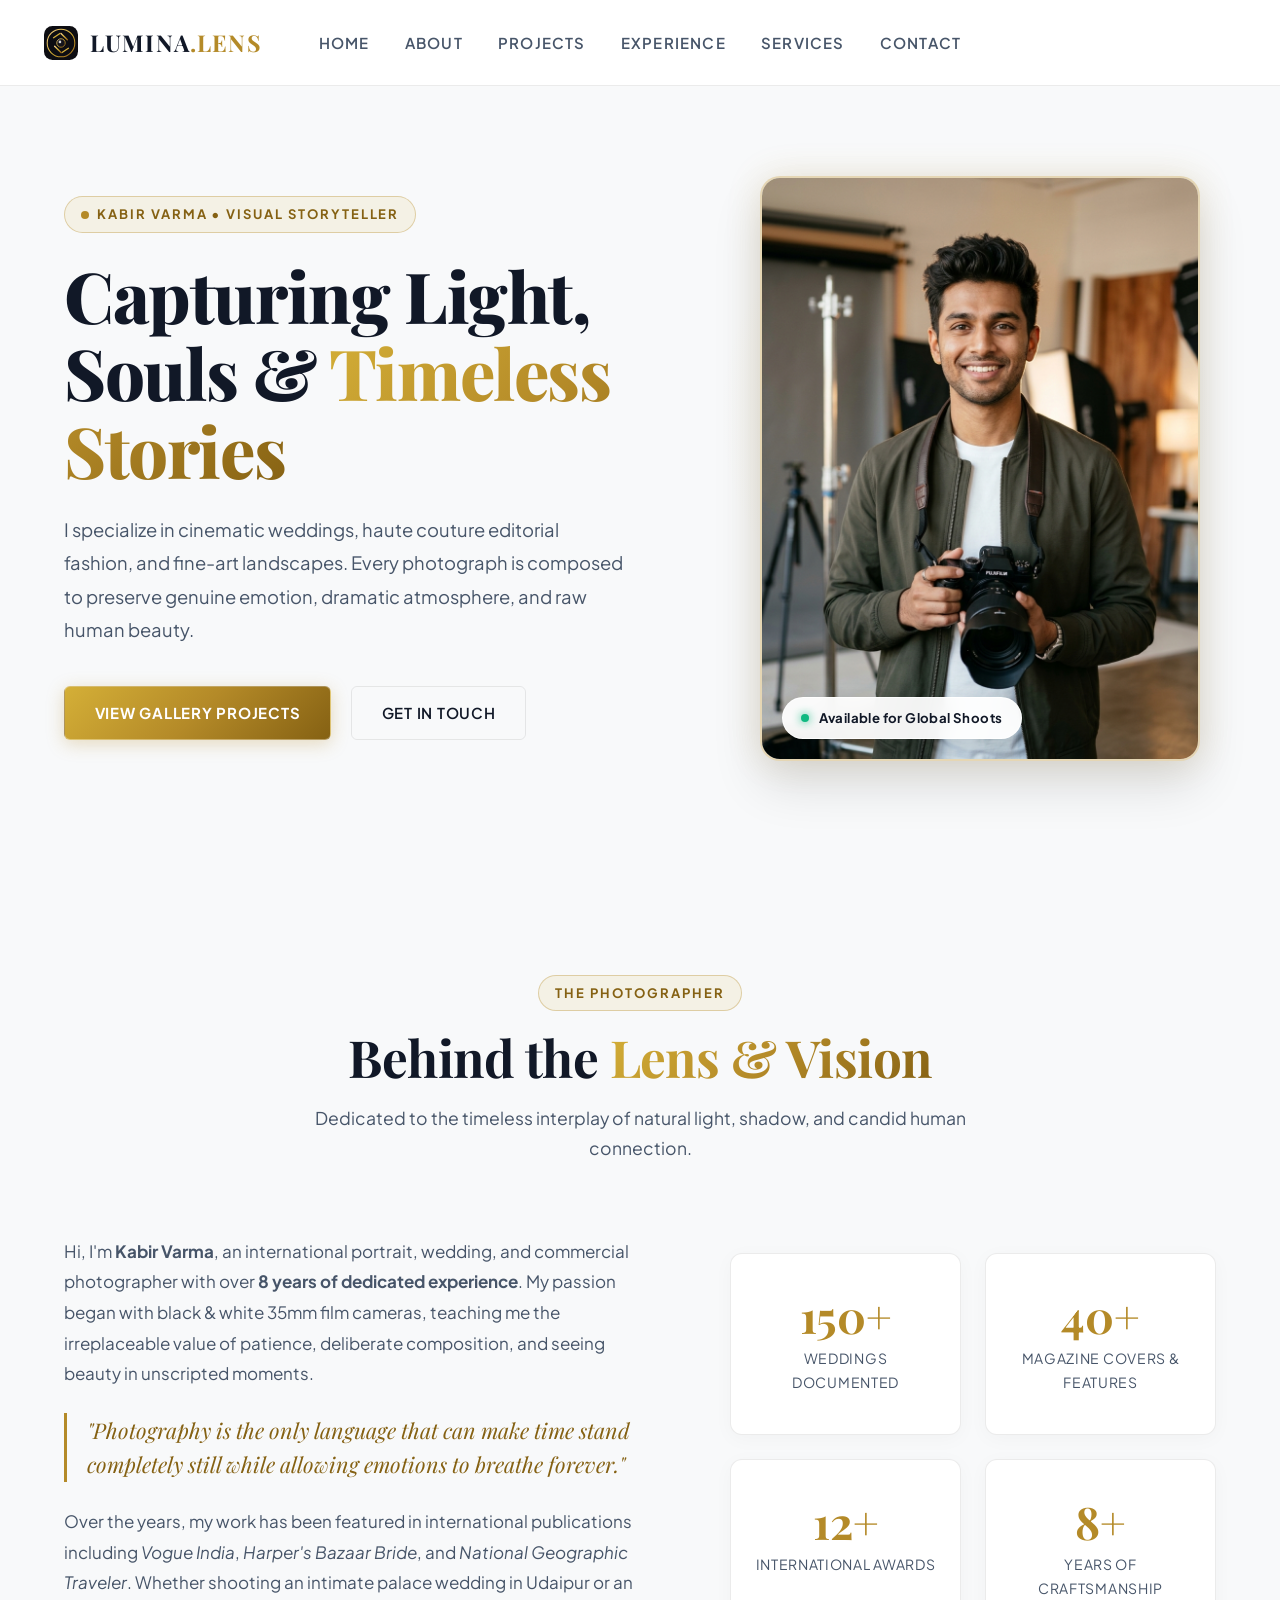
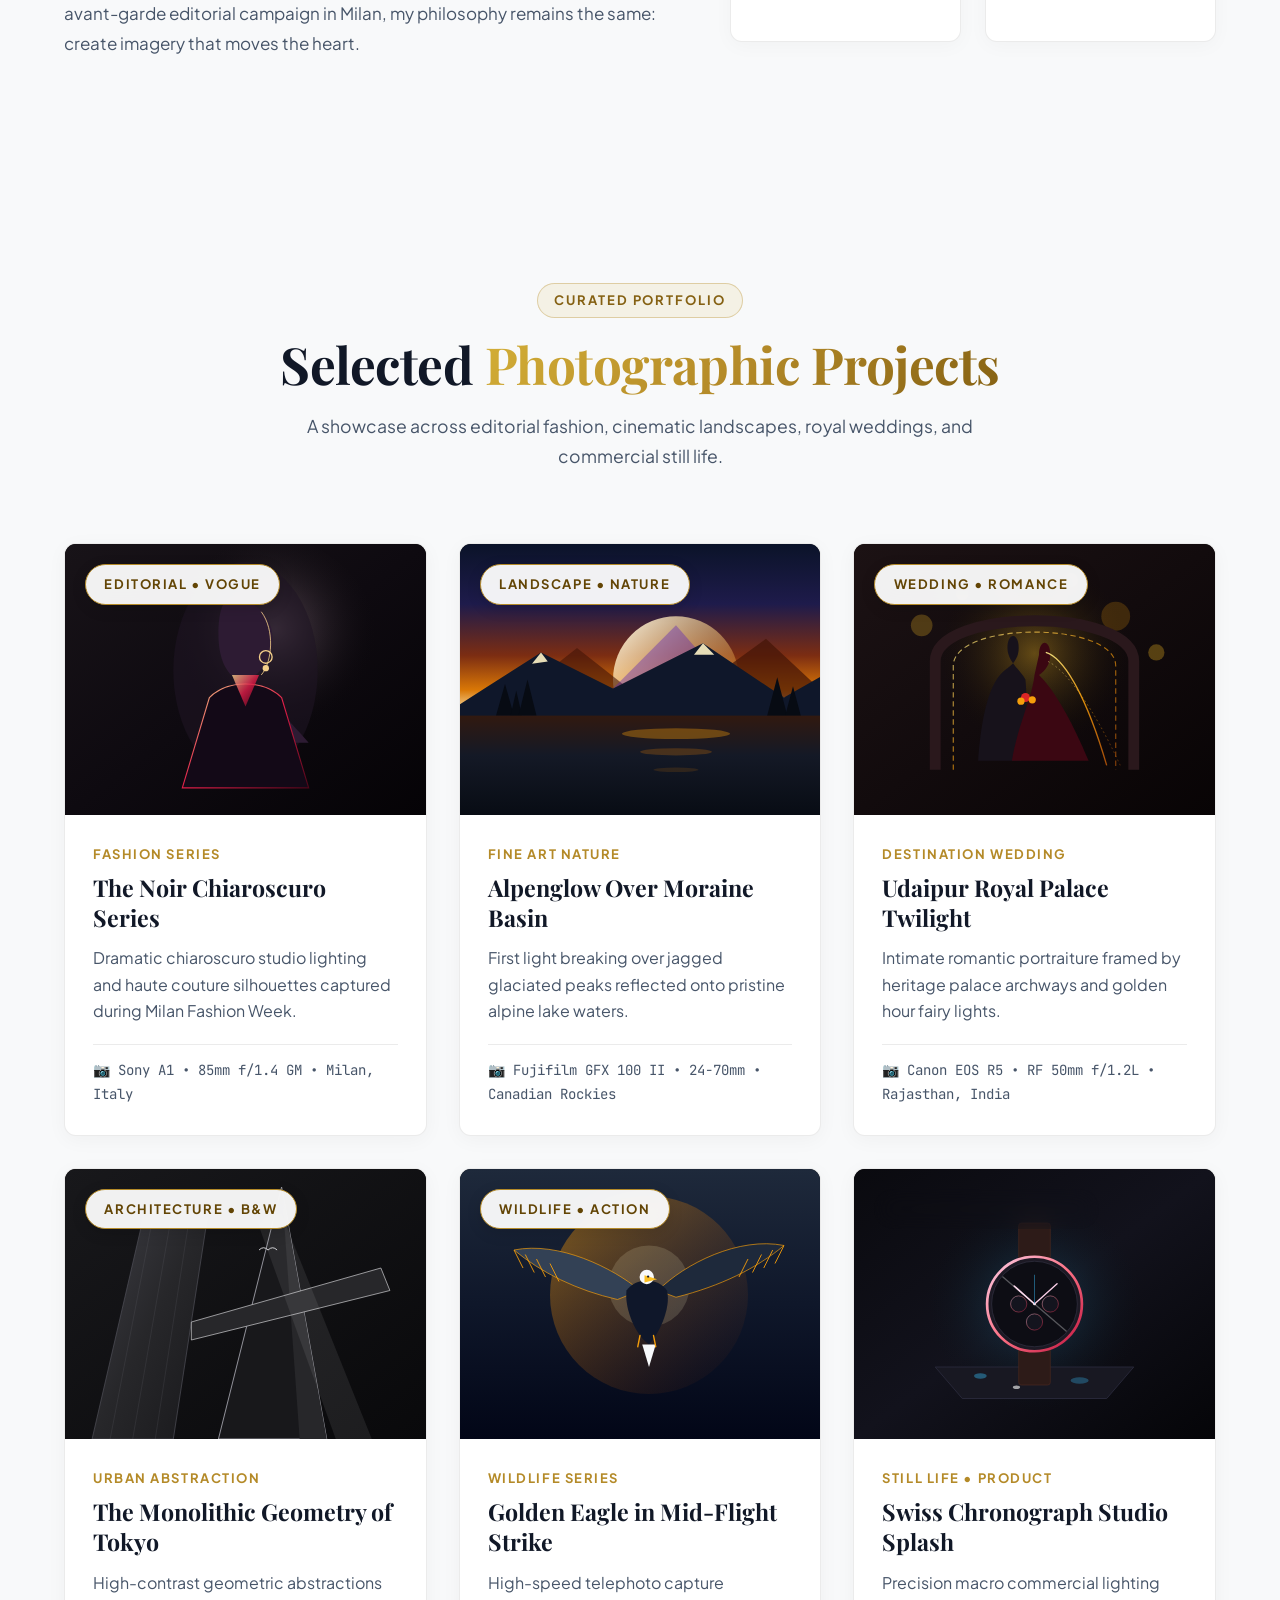
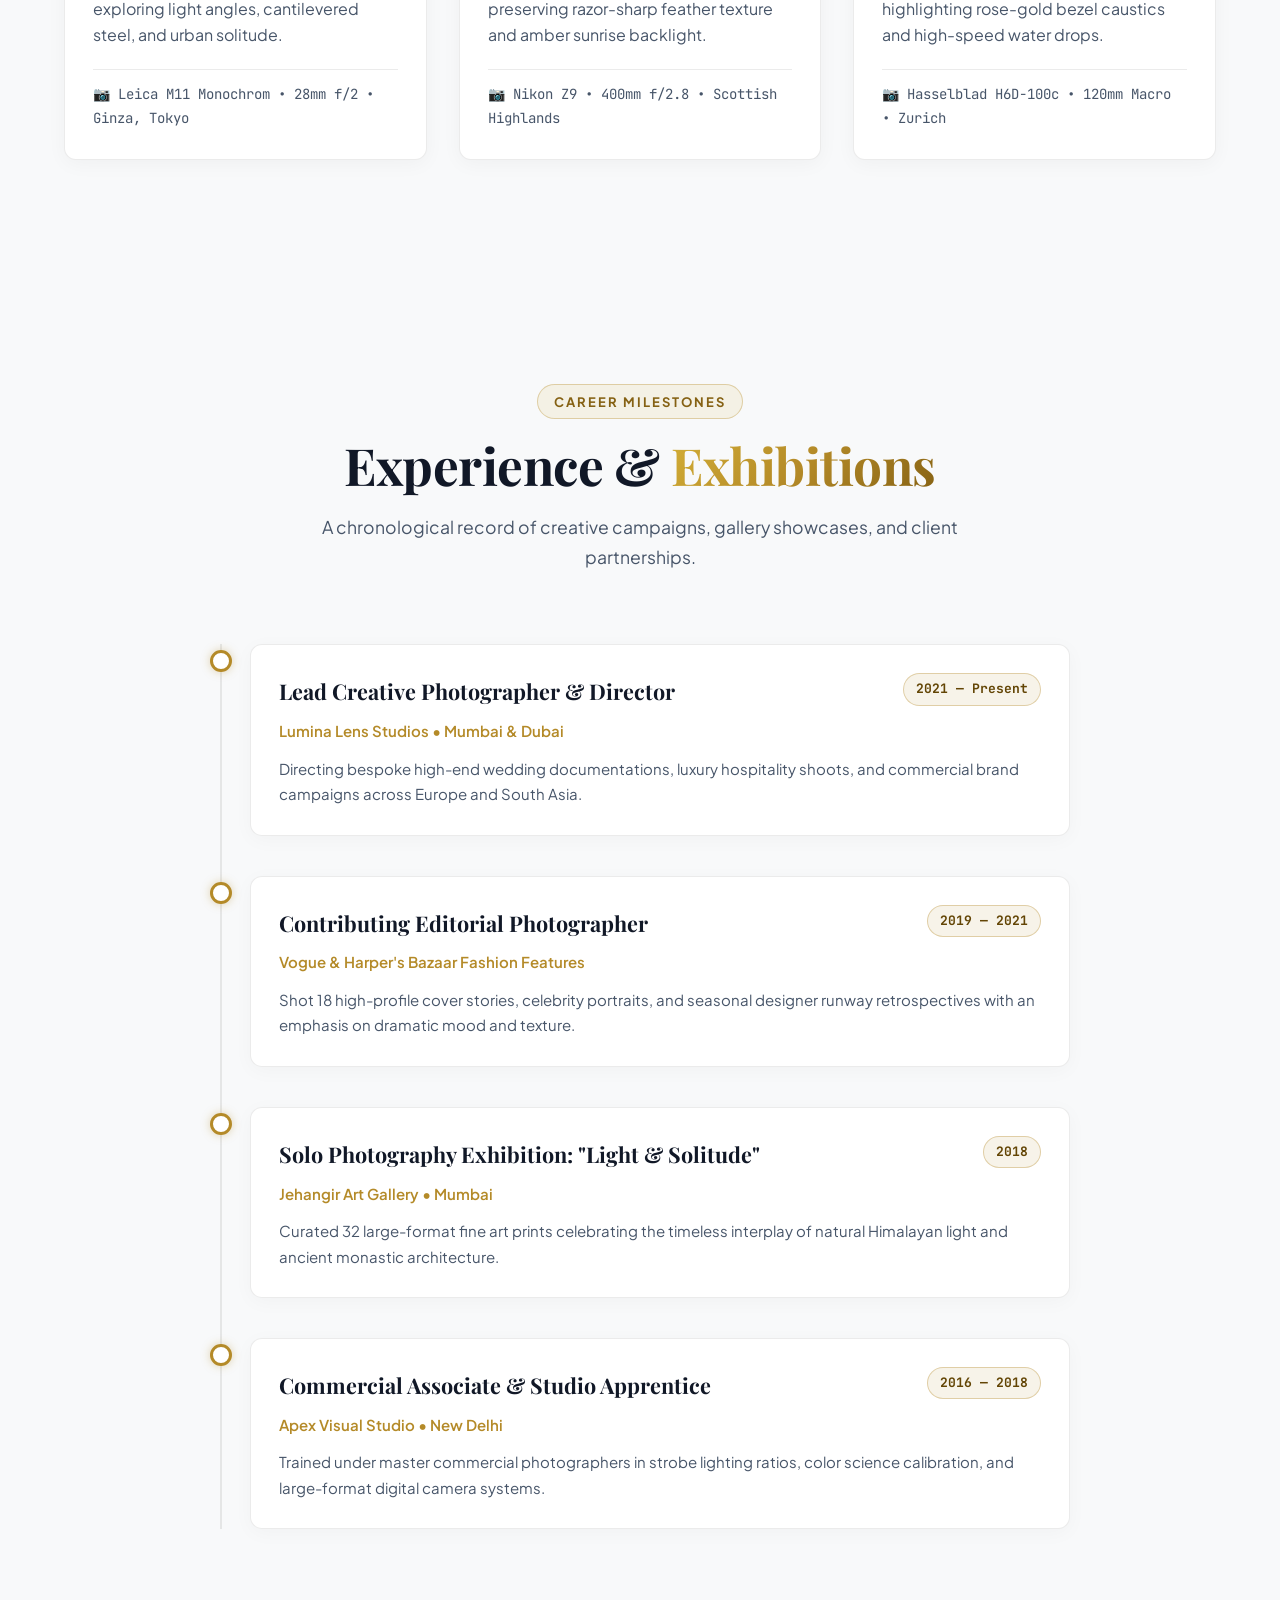
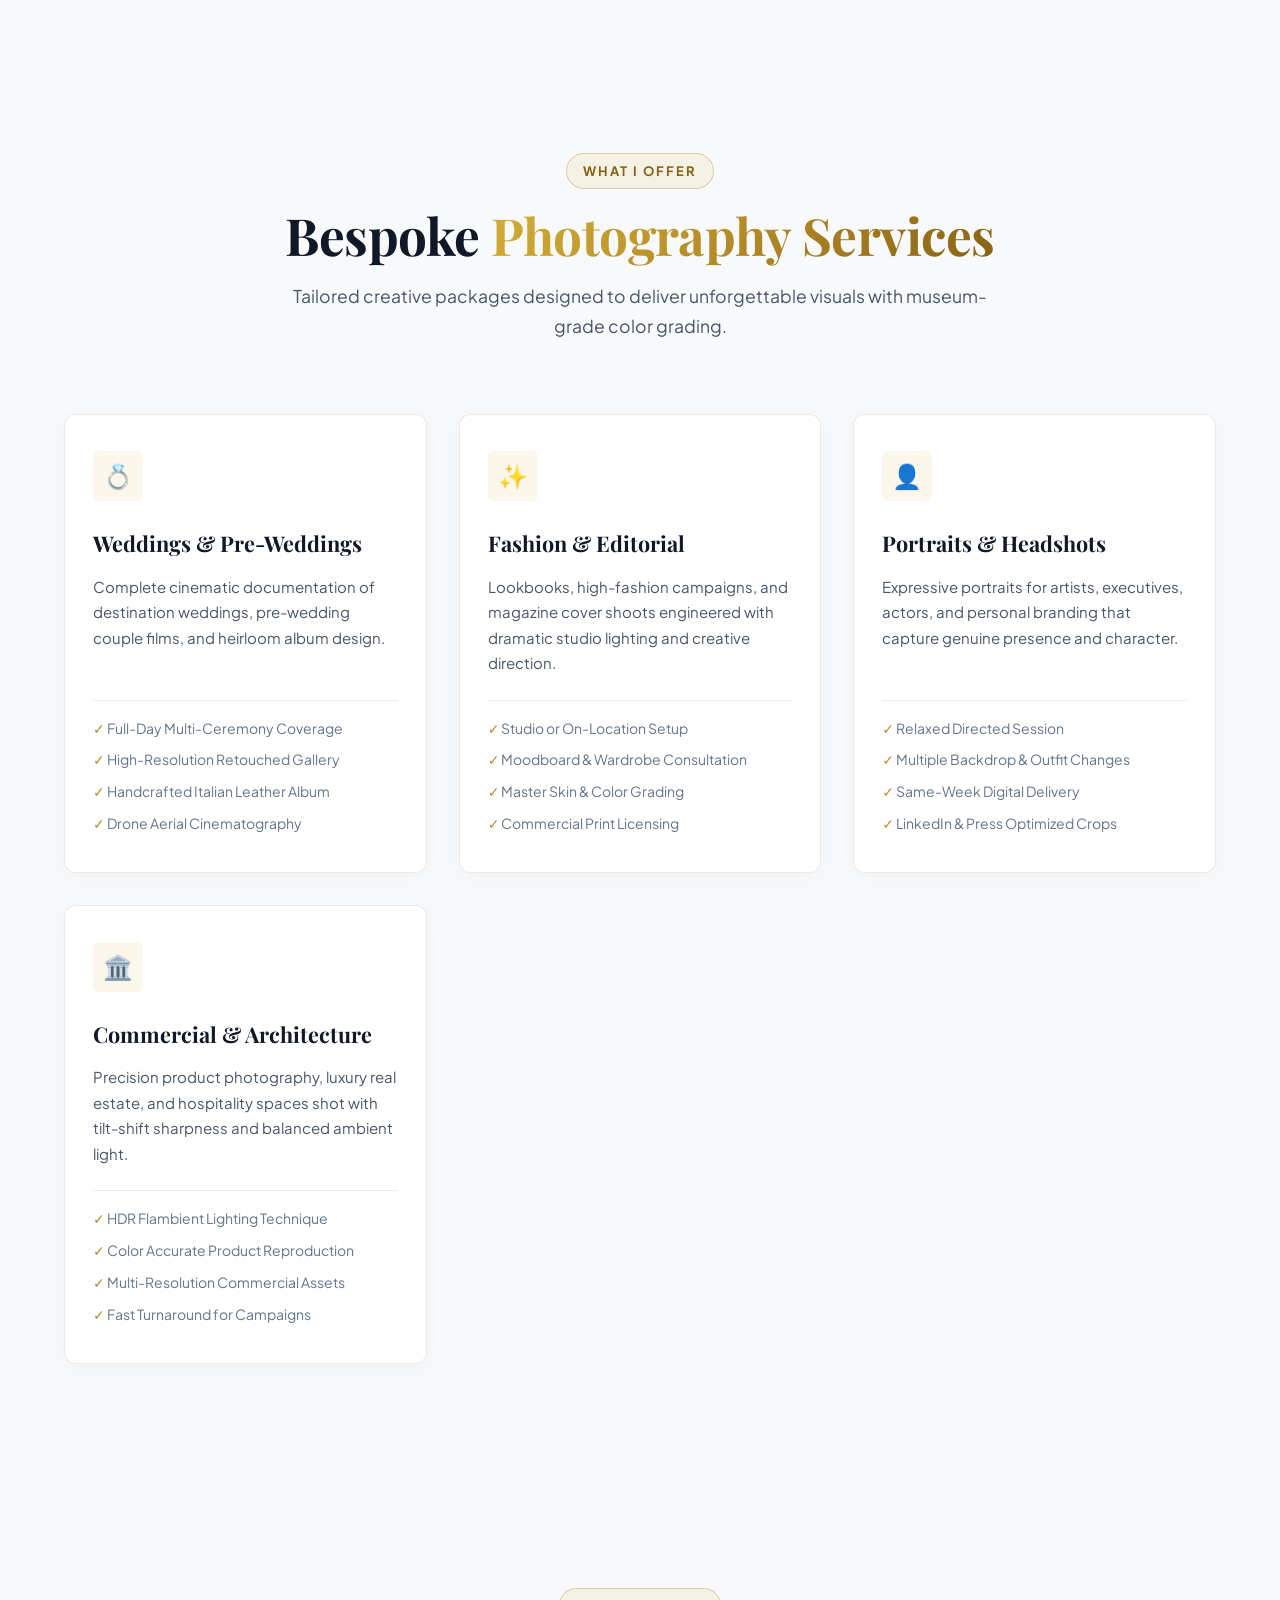
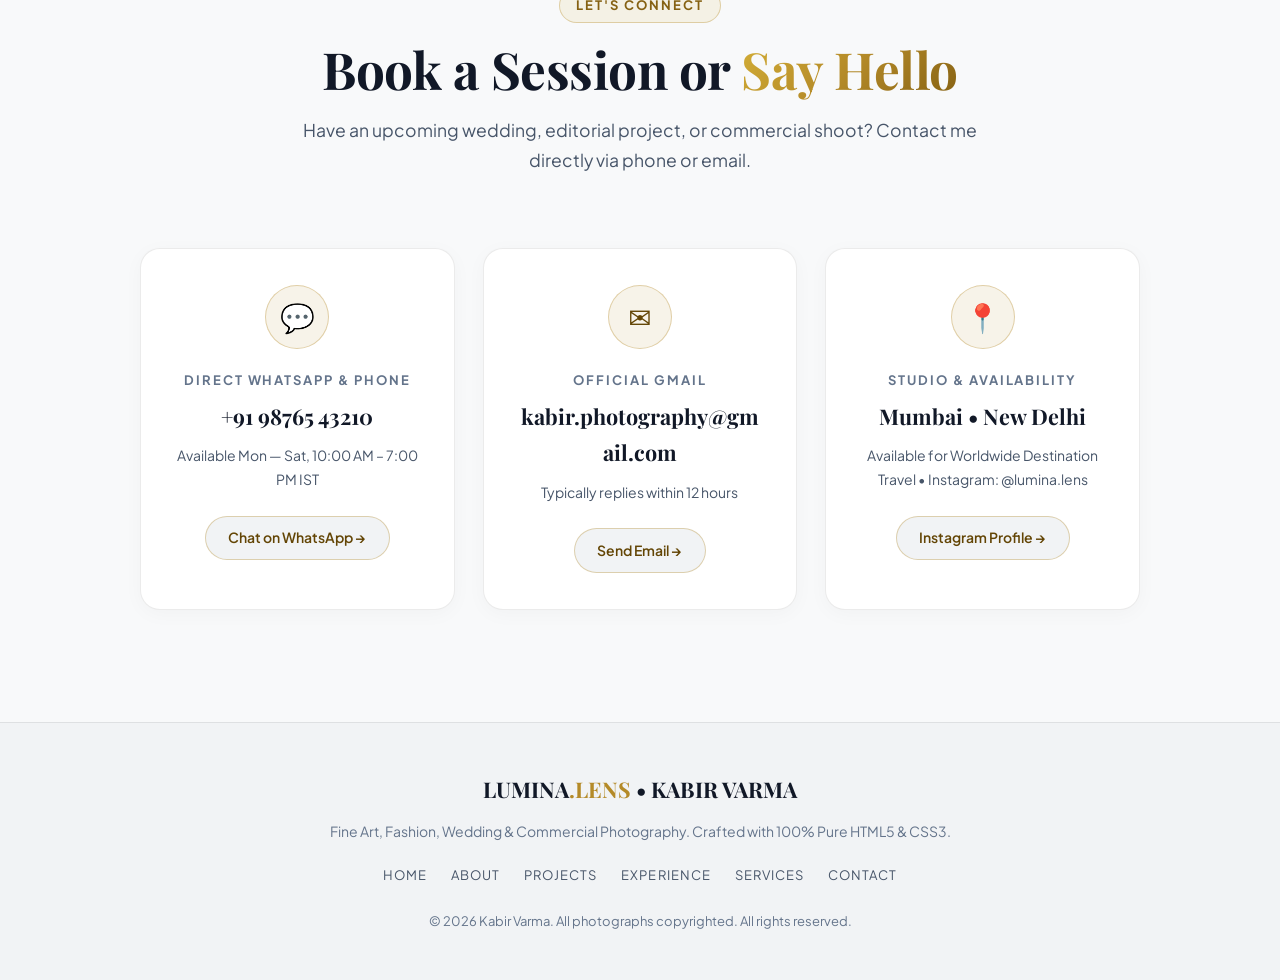
<file: index.html>
<!DOCTYPE html>
<html lang="en">
<head>
  <meta charset="UTF-8">
  <meta name="viewport" content="width=device-width, initial-scale=1.0">
  <meta http-equiv="X-UA-Compatible" content="ie=edge">
  
  <!-- SEO & Social Meta Tags -->
  <title>LUMINA LENS — Kabir Varma | Professional Photographer Portfolio</title>
  <meta name="description" content="Official photography portfolio of Kabir Varma. Capturing timeless portraits, royal weddings, cinematic landscapes, and high-fashion editorial campaigns.">
  <meta name="keywords" content="photographer portfolio, wedding photographer, fashion photographer, commercial photography, editorial portraits">
  <meta name="author" content="Kabir Varma">

  <!-- Favicon -->
  <link rel="icon" type="image/svg+xml" href="assets/images/favicon.svg">

  <!-- Elegant Google Fonts (Playfair Display for headings & Plus Jakarta Sans for body) -->
  <link rel="preconnect" href="https://fonts.googleapis.com">
  <link rel="preconnect" href="https://fonts.gstatic.com" crossorigin>
  <link href="https://fonts.googleapis.com/css2?family=JetBrains+Mono:wght@400;600&family=Playfair+Display:ital,wght@0,600;0,700;0,800;1,400;1,600&family=Plus+Jakarta+Sans:wght@400;500;600;700&display=swap" rel="stylesheet">

  <!-- 100% Pure CSS (Zero JavaScript) -->
  <link rel="stylesheet" href="assets/css/style.css">
</head>
<body>

  <!-- ====================================================================
       1. NAVIGATION BAR (CENTERED BUTTONS)
       Navbar Buttons: Home, About, Projects, Experience, Services, Contact
       ==================================================================== -->
  <header class="site-header">
    <div class="container nav-container">
      
      <!-- Photographer / Studio Brand Name -->
      <a href="#home" class="brand-logo" aria-label="Lumina Lens Home">
        <img src="assets/images/favicon.svg" alt="Camera Aperture Icon" class="brand-logo-icon" width="34" height="34">
        <span>LUMINA<span>.LENS</span></span>
      </a>

      <!-- Pure CSS Mobile Menu Checkbox Toggle -->
      <input type="checkbox" id="nav-toggle" aria-label="Toggle navigation menu">
      <label for="nav-toggle" class="nav-toggle-label" aria-hidden="true">
        <span class="hamburger-line"></span>
      </label>

      <!-- Center-Aligned Navigation Links -->
      <nav aria-label="Main Navigation" class="nav-links">
        <a href="#home" class="nav-link">Home</a>
        <a href="#about" class="nav-link">About</a>
        <a href="#projects" class="nav-link">Projects</a>
        <a href="#experience" class="nav-link">Experience</a>
        <a href="#services" class="nav-link">Services</a>
        <a href="#contact" class="nav-link">Contact</a>
      </nav>

    </div>
  </header>

  <main>

    <!-- ====================================================================
         2. HERO SECTION
         ==================================================================== -->
    <section class="section hero-section" id="home">
      <div class="hero-glow-orb" aria-hidden="true"></div>

      <div class="container hero-grid">
        <!-- Hero Text -->
        <div class="hero-content">
          <div class="hero-badge">
            <span class="hero-badge-dot"></span>
            <span>Kabir Varma &bull; Visual Storyteller</span>
          </div>

          <h1 class="hero-title">
            Capturing Light, Souls &amp; <span class="gold-text">Timeless Stories</span>
          </h1>

          <p class="hero-description">
            I specialize in cinematic weddings, haute couture editorial fashion, and fine-art landscapes. Every photograph is composed to preserve genuine emotion, dramatic atmosphere, and raw human beauty.
          </p>

          <div class="hero-cta-group">
            <a href="#projects" class="btn btn-primary">View Gallery Projects</a>
            <a href="#contact" class="btn btn-secondary">Get In Touch</a>
          </div>
        </div>

        <!-- Hero Visual (Professional Photographer Portrait) -->
        <div class="hero-visual">
          <div class="hero-photo-wrapper">
            <img src="assets/images/hero-photographer.jpg?v=2" alt="Kabir Varma Professional Photographer holding Camera" class="hero-photographer-img" width="500" height="667">
            <div class="hero-photo-badge">
              <span class="hero-photo-badge-dot"></span>
              <span>Available for Global Shoots</span>
            </div>
          </div>
        </div>
      </div>
    </section>

    <!-- ====================================================================
         3. ABOUT SECTION
         ==================================================================== -->
    <section class="section about-section" id="about">
      <div class="container">
        <div class="section-header">
          <span class="section-tag">The Photographer</span>
          <h2 class="section-title">Behind the <span class="gold-text">Lens &amp; Vision</span></h2>
          <p class="section-subtitle">Dedicated to the timeless interplay of natural light, shadow, and candid human connection.</p>
        </div>

        <div class="about-grid">
          <!-- Bio Narrative -->
          <div class="about-bio">
            <p>
              Hi, I'm <strong>Kabir Varma</strong>, an international portrait, wedding, and commercial photographer with over <strong>8 years of dedicated experience</strong>. My passion began with black &amp; white 35mm film cameras, teaching me the irreplaceable value of patience, deliberate composition, and seeing beauty in unscripted moments.
            </p>

            <div class="about-quote">
              "Photography is the only language that can make time stand completely still while allowing emotions to breathe forever."
            </div>

            <p>
              Over the years, my work has been featured in international publications including <em>Vogue India</em>, <em>Harper's Bazaar Bride</em>, and <em>National Geographic Traveler</em>. Whether shooting an intimate palace wedding in Udaipur or an avant-garde editorial campaign in Milan, my philosophy remains the same: create imagery that moves the heart.
            </p>
          </div>

          <!-- Statistics Cards Grid -->
          <div class="about-stats-grid">
            <div class="stat-box">
              <div class="stat-number">150+</div>
              <div class="stat-label">Weddings Documented</div>
            </div>

            <div class="stat-box">
              <div class="stat-number">40+</div>
              <div class="stat-label">Magazine Covers &amp; Features</div>
            </div>

            <div class="stat-box">
              <div class="stat-number">12+</div>
              <div class="stat-label">International Awards</div>
            </div>

            <div class="stat-box">
              <div class="stat-number">8+</div>
              <div class="stat-label">Years of Craftsmanship</div>
            </div>
          </div>
        </div>
      </div>
    </section>

    <!-- ====================================================================
         4. PROJECTS SECTION (Photo Gallery Cards with Crisp Visible Badges)
         ==================================================================== -->
    <section class="section projects-section" id="projects">
      <div class="container">
        <div class="section-header">
          <span class="section-tag">Curated Portfolio</span>
          <h2 class="section-title">Selected <span class="gold-text">Photographic Projects</span></h2>
          <p class="section-subtitle">A showcase across editorial fashion, cinematic landscapes, royal weddings, and commercial still life.</p>
        </div>

        <div class="projects-grid">
          
          <!-- Project 1: Fashion Editorial -->
          <article class="photo-card">
            <div class="photo-img-box">
              <img src="assets/images/projects/photo-1.svg" alt="Vogue Editorial Fashion Photography" class="photo-img" loading="lazy">
              <span class="photo-badge">Editorial &bull; Vogue</span>
            </div>
            <div class="photo-info">
              <span class="photo-category">Fashion Series</span>
              <h3 class="photo-title">The Noir Chiaroscuro Series</h3>
              <p class="photo-desc">Dramatic chiaroscuro studio lighting and haute couture silhouettes captured during Milan Fashion Week.</p>
              <div class="photo-meta">📷 Sony A1 &bull; 85mm f/1.4 GM &bull; Milan, Italy</div>
            </div>
          </article>

          <!-- Project 2: Cinematic Landscape -->
          <article class="photo-card">
            <div class="photo-img-box">
              <img src="assets/images/projects/photo-2.svg" alt="Alpenglow Sunrise Mountain Landscape" class="photo-img" loading="lazy">
              <span class="photo-badge">Landscape &bull; Nature</span>
            </div>
            <div class="photo-info">
              <span class="photo-category">Fine Art Nature</span>
              <h3 class="photo-title">Alpenglow Over Moraine Basin</h3>
              <p class="photo-desc">First light breaking over jagged glaciated peaks reflected onto pristine alpine lake waters.</p>
              <div class="photo-meta">📷 Fujifilm GFX 100 II &bull; 24-70mm &bull; Canadian Rockies</div>
            </div>
          </article>

          <!-- Project 3: Royal Wedding -->
          <article class="photo-card">
            <div class="photo-img-box">
              <img src="assets/images/projects/photo-3.svg" alt="Udaipur Royal Destination Wedding" class="photo-img" loading="lazy">
              <span class="photo-badge">Wedding &bull; Romance</span>
            </div>
            <div class="photo-info">
              <span class="photo-category">Destination Wedding</span>
              <h3 class="photo-title">Udaipur Royal Palace Twilight</h3>
              <p class="photo-desc">Intimate romantic portraiture framed by heritage palace archways and golden hour fairy lights.</p>
              <div class="photo-meta">📷 Canon EOS R5 &bull; RF 50mm f/1.2L &bull; Rajasthan, India</div>
            </div>
          </article>

          <!-- Project 4: Architecture -->
          <article class="photo-card">
            <div class="photo-img-box">
              <img src="assets/images/projects/photo-4.svg" alt="Tokyo Monolithic Architecture in Black and White" class="photo-img" loading="lazy">
              <span class="photo-badge">Architecture &bull; B&amp;W</span>
            </div>
            <div class="photo-info">
              <span class="photo-category">Urban Abstraction</span>
              <h3 class="photo-title">The Monolithic Geometry of Tokyo</h3>
              <p class="photo-desc">High-contrast geometric abstractions exploring light angles, cantilevered steel, and urban solitude.</p>
              <div class="photo-meta">📷 Leica M11 Monochrom &bull; 28mm f/2 &bull; Ginza, Tokyo</div>
            </div>
          </article>

          <!-- Project 5: Wildlife & Nature -->
          <article class="photo-card">
            <div class="photo-img-box">
              <img src="assets/images/projects/photo-5.svg" alt="Golden Eagle Mid-Flight Wildlife Photography" class="photo-img" loading="lazy">
              <span class="photo-badge">Wildlife &bull; Action</span>
            </div>
            <div class="photo-info">
              <span class="photo-category">Wildlife Series</span>
              <h3 class="photo-title">Golden Eagle in Mid-Flight Strike</h3>
              <p class="photo-desc">High-speed telephoto capture preserving razor-sharp feather texture and amber sunrise backlight.</p>
              <div class="photo-meta">📷 Nikon Z9 &bull; 400mm f/2.8 &bull; Scottish Highlands</div>
            </div>
          </article>

          <!-- Project 6: Commercial Product -->
          <article class="photo-card">
            <div class="photo-img-box">
              <img src="assets/images/projects/photo-6.svg" alt="Luxury Chronograph Watch Commercial Photography" class="photo-img" loading="lazy">
              <span class="photo-badge">Commercial &bull; Luxury</span>
            </div>
            <div class="photo-info">
              <span class="photo-category">Still Life &bull; Product</span>
              <h3 class="photo-title">Swiss Chronograph Studio Splash</h3>
              <p class="photo-desc">Precision macro commercial lighting highlighting rose-gold bezel caustics and high-speed water drops.</p>
              <div class="photo-meta">📷 Hasselblad H6D-100c &bull; 120mm Macro &bull; Zurich</div>
            </div>
          </article>

        </div>
      </div>
    </section>

    <!-- ====================================================================
         5. EXPERIENCE SECTION
         ==================================================================== -->
    <section class="section experience-section" id="experience">
      <div class="container">
        <div class="section-header">
          <span class="section-tag">Career Milestones</span>
          <h2 class="section-title">Experience &amp; <span class="gold-text">Exhibitions</span></h2>
          <p class="section-subtitle">A chronological record of creative campaigns, gallery showcases, and client partnerships.</p>
        </div>

        <div class="timeline-wrapper">
          <!-- Experience 1 -->
          <div class="timeline-entry">
            <div class="timeline-dot"></div>
            <div class="timeline-card">
              <div class="timeline-header">
                <h3 class="timeline-role">Lead Creative Photographer &amp; Director</h3>
                <span class="timeline-year">2021 &mdash; Present</span>
              </div>
              <div class="timeline-organization">Lumina Lens Studios &bull; Mumbai &amp; Dubai</div>
              <p class="timeline-desc">Directing bespoke high-end wedding documentations, luxury hospitality shoots, and commercial brand campaigns across Europe and South Asia.</p>
            </div>
          </div>

          <!-- Experience 2 -->
          <div class="timeline-entry">
            <div class="timeline-dot"></div>
            <div class="timeline-card">
              <div class="timeline-header">
                <h3 class="timeline-role">Contributing Editorial Photographer</h3>
                <span class="timeline-year">2019 &mdash; 2021</span>
              </div>
              <div class="timeline-organization">Vogue &amp; Harper's Bazaar Fashion Features</div>
              <p class="timeline-desc">Shot 18 high-profile cover stories, celebrity portraits, and seasonal designer runway retrospectives with an emphasis on dramatic mood and texture.</p>
            </div>
          </div>

          <!-- Experience 3 -->
          <div class="timeline-entry">
            <div class="timeline-dot"></div>
            <div class="timeline-card">
              <div class="timeline-header">
                <h3 class="timeline-role">Solo Photography Exhibition: "Light &amp; Solitude"</h3>
                <span class="timeline-year">2018</span>
              </div>
              <div class="timeline-organization">Jehangir Art Gallery &bull; Mumbai</div>
              <p class="timeline-desc">Curated 32 large-format fine art prints celebrating the timeless interplay of natural Himalayan light and ancient monastic architecture.</p>
            </div>
          </div>

          <!-- Experience 4 -->
          <div class="timeline-entry">
            <div class="timeline-dot"></div>
            <div class="timeline-card">
              <div class="timeline-header">
                <h3 class="timeline-role">Commercial Associate &amp; Studio Apprentice</h3>
                <span class="timeline-year">2016 &mdash; 2018</span>
              </div>
              <div class="timeline-organization">Apex Visual Studio &bull; New Delhi</div>
              <p class="timeline-desc">Trained under master commercial photographers in strobe lighting ratios, color science calibration, and large-format digital camera systems.</p>
            </div>
          </div>
        </div>
      </div>
    </section>

    <!-- ====================================================================
         6. SERVICES SECTION
         ==================================================================== -->
    <section class="section services-section" id="services">
      <div class="container">
        <div class="section-header">
          <span class="section-tag">What I Offer</span>
          <h2 class="section-title">Bespoke <span class="gold-text">Photography Services</span></h2>
          <p class="section-subtitle">Tailored creative packages designed to deliver unforgettable visuals with museum-grade color grading.</p>
        </div>

        <div class="services-grid">
          <!-- Service 1 -->
          <div class="service-card">
            <div class="service-icon">💍</div>
            <h3 class="service-title">Weddings &amp; Pre-Weddings</h3>
            <p class="service-desc">Complete cinematic documentation of destination weddings, pre-wedding couple films, and heirloom album design.</p>
            <ul class="service-features">
              <li>Full-Day Multi-Ceremony Coverage</li>
              <li>High-Resolution Retouched Gallery</li>
              <li>Handcrafted Italian Leather Album</li>
              <li>Drone Aerial Cinematography</li>
            </ul>
          </div>

          <!-- Service 2 -->
          <div class="service-card">
            <div class="service-icon">✨</div>
            <h3 class="service-title">Fashion &amp; Editorial</h3>
            <p class="service-desc">Lookbooks, high-fashion campaigns, and magazine cover shoots engineered with dramatic studio lighting and creative direction.</p>
            <ul class="service-features">
              <li>Studio or On-Location Setup</li>
              <li>Moodboard &amp; Wardrobe Consultation</li>
              <li>Master Skin &amp; Color Grading</li>
              <li>Commercial Print Licensing</li>
            </ul>
          </div>

          <!-- Service 3 -->
          <div class="service-card">
            <div class="service-icon">👤</div>
            <h3 class="service-title">Portraits &amp; Headshots</h3>
            <p class="service-desc">Expressive portraits for artists, executives, actors, and personal branding that capture genuine presence and character.</p>
            <ul class="service-features">
              <li>Relaxed Directed Session</li>
              <li>Multiple Backdrop &amp; Outfit Changes</li>
              <li>Same-Week Digital Delivery</li>
              <li>LinkedIn &amp; Press Optimized Crops</li>
            </ul>
          </div>

          <!-- Service 4 -->
          <div class="service-card">
            <div class="service-icon">🏛️</div>
            <h3 class="service-title">Commercial &amp; Architecture</h3>
            <p class="service-desc">Precision product photography, luxury real estate, and hospitality spaces shot with tilt-shift sharpness and balanced ambient light.</p>
            <ul class="service-features">
              <li>HDR Flambient Lighting Technique</li>
              <li>Color Accurate Product Reproduction</li>
              <li>Multi-Resolution Commercial Assets</li>
              <li>Fast Turnaround for Campaigns</li>
            </ul>
          </div>
        </div>
      </div>
    </section>

    <!-- ====================================================================
         7. CONTACT SECTION (Direct Phone & Gmail — Zero Form as Requested)
         ==================================================================== -->
    <section class="section contact-section" id="contact">
      <div class="container">
        <div class="section-header">
          <span class="section-tag">Let's Connect</span>
          <h2 class="section-title">Book a Session or <span class="gold-text">Say Hello</span></h2>
          <p class="section-subtitle">Have an upcoming wedding, editorial project, or commercial shoot? Contact me directly via phone or email.</p>
        </div>

        <div class="contact-cards-grid">
          
          <!-- Card 1: Direct WhatsApp & Phone -->
          <div class="contact-card">
            <div class="contact-icon-bubble">💬</div>
            <div class="contact-type">Direct WhatsApp &amp; Phone</div>
            <div class="contact-value">+91 98765 43210</div>
            <p class="contact-subtext">Available Mon &mdash; Sat, 10:00 AM &ndash; 7:00 PM IST</p>
            <a href="https://wa.me/919876543210" target="_blank" rel="noopener" class="contact-btn">
              <span>Chat on WhatsApp &rarr;</span>
            </a>
          </div>

          <!-- Card 2: Direct Gmail / Email -->
          <div class="contact-card">
            <div class="contact-icon-bubble">✉️</div>
            <div class="contact-type">Official Gmail</div>
            <div class="contact-value">kabir.photography@gmail.com</div>
            <p class="contact-subtext">Typically replies within 12 hours</p>
            <a href="mailto:kabir.photography@gmail.com" class="contact-btn">
              <span>Send Email &rarr;</span>
            </a>
          </div>

          <!-- Card 3: Studio Location & Social -->
          <div class="contact-card">
            <div class="contact-icon-bubble">📍</div>
            <div class="contact-type">Studio &amp; Availability</div>
            <div class="contact-value">Mumbai &bull; New Delhi</div>
            <p class="contact-subtext">Available for Worldwide Destination Travel &bull; Instagram: @lumina.lens</p>
            <a href="https://instagram.com" target="_blank" rel="noopener" class="contact-btn">
              <span>Instagram Profile &rarr;</span>
            </a>
          </div>

        </div>
      </div>
    </section>

  </main>

  <!-- ====================================================================
       8. FOOTER
       ==================================================================== -->
  <footer class="site-footer">
    <div class="container">
      <div class="footer-brand">LUMINA<span>.LENS</span> &bull; KABIR VARMA</div>
      <p class="footer-text">
        Fine Art, Fashion, Wedding &amp; Commercial Photography. Crafted with 100% Pure HTML5 &amp; CSS3.
      </p>

      <nav class="footer-nav" aria-label="Footer Navigation">
        <a href="#home">Home</a>
        <a href="#about">About</a>
        <a href="#projects">Projects</a>
        <a href="#experience">Experience</a>
        <a href="#services">Services</a>
        <a href="#contact">Contact</a>
      </nav>

      <div class="footer-copyright">
        &copy; 2026 Kabir Varma. All photographs copyrighted. All rights reserved.
      </div>
    </div>
  </footer>

</body>
</html>
</file>
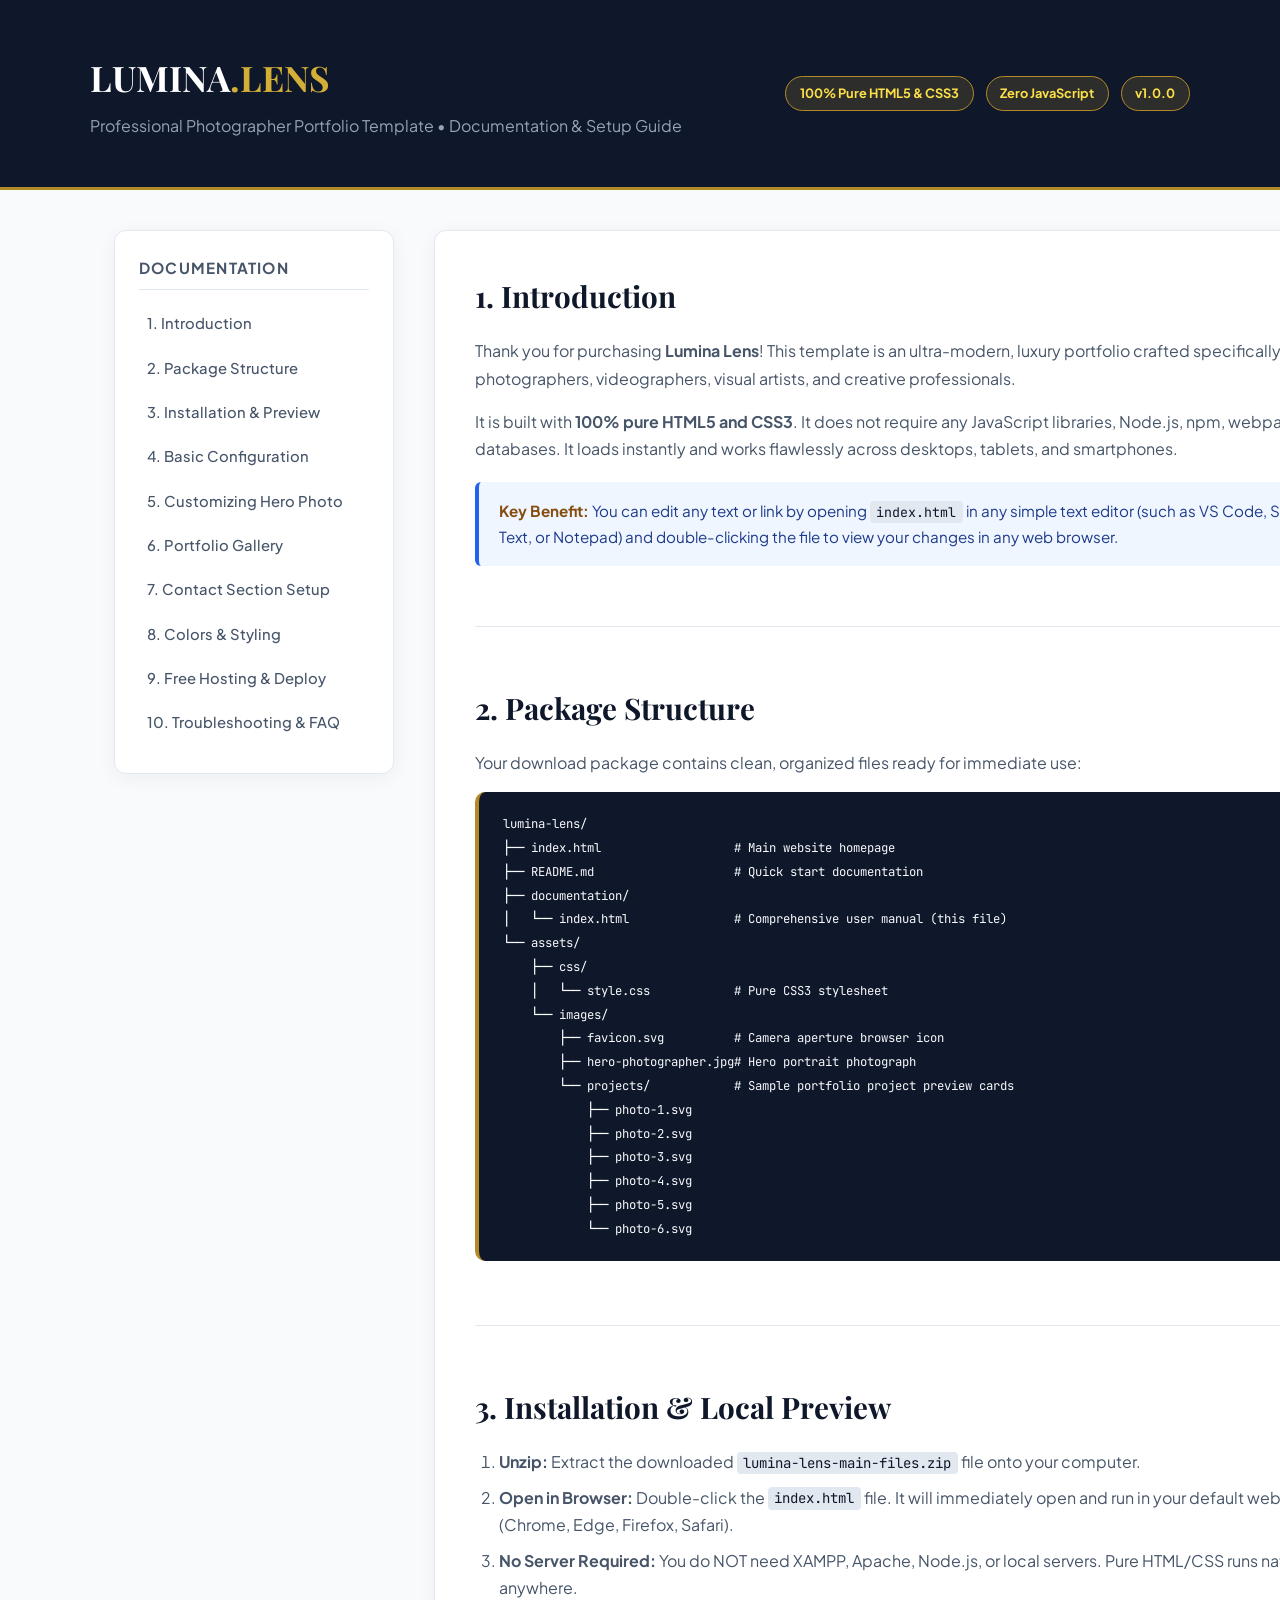
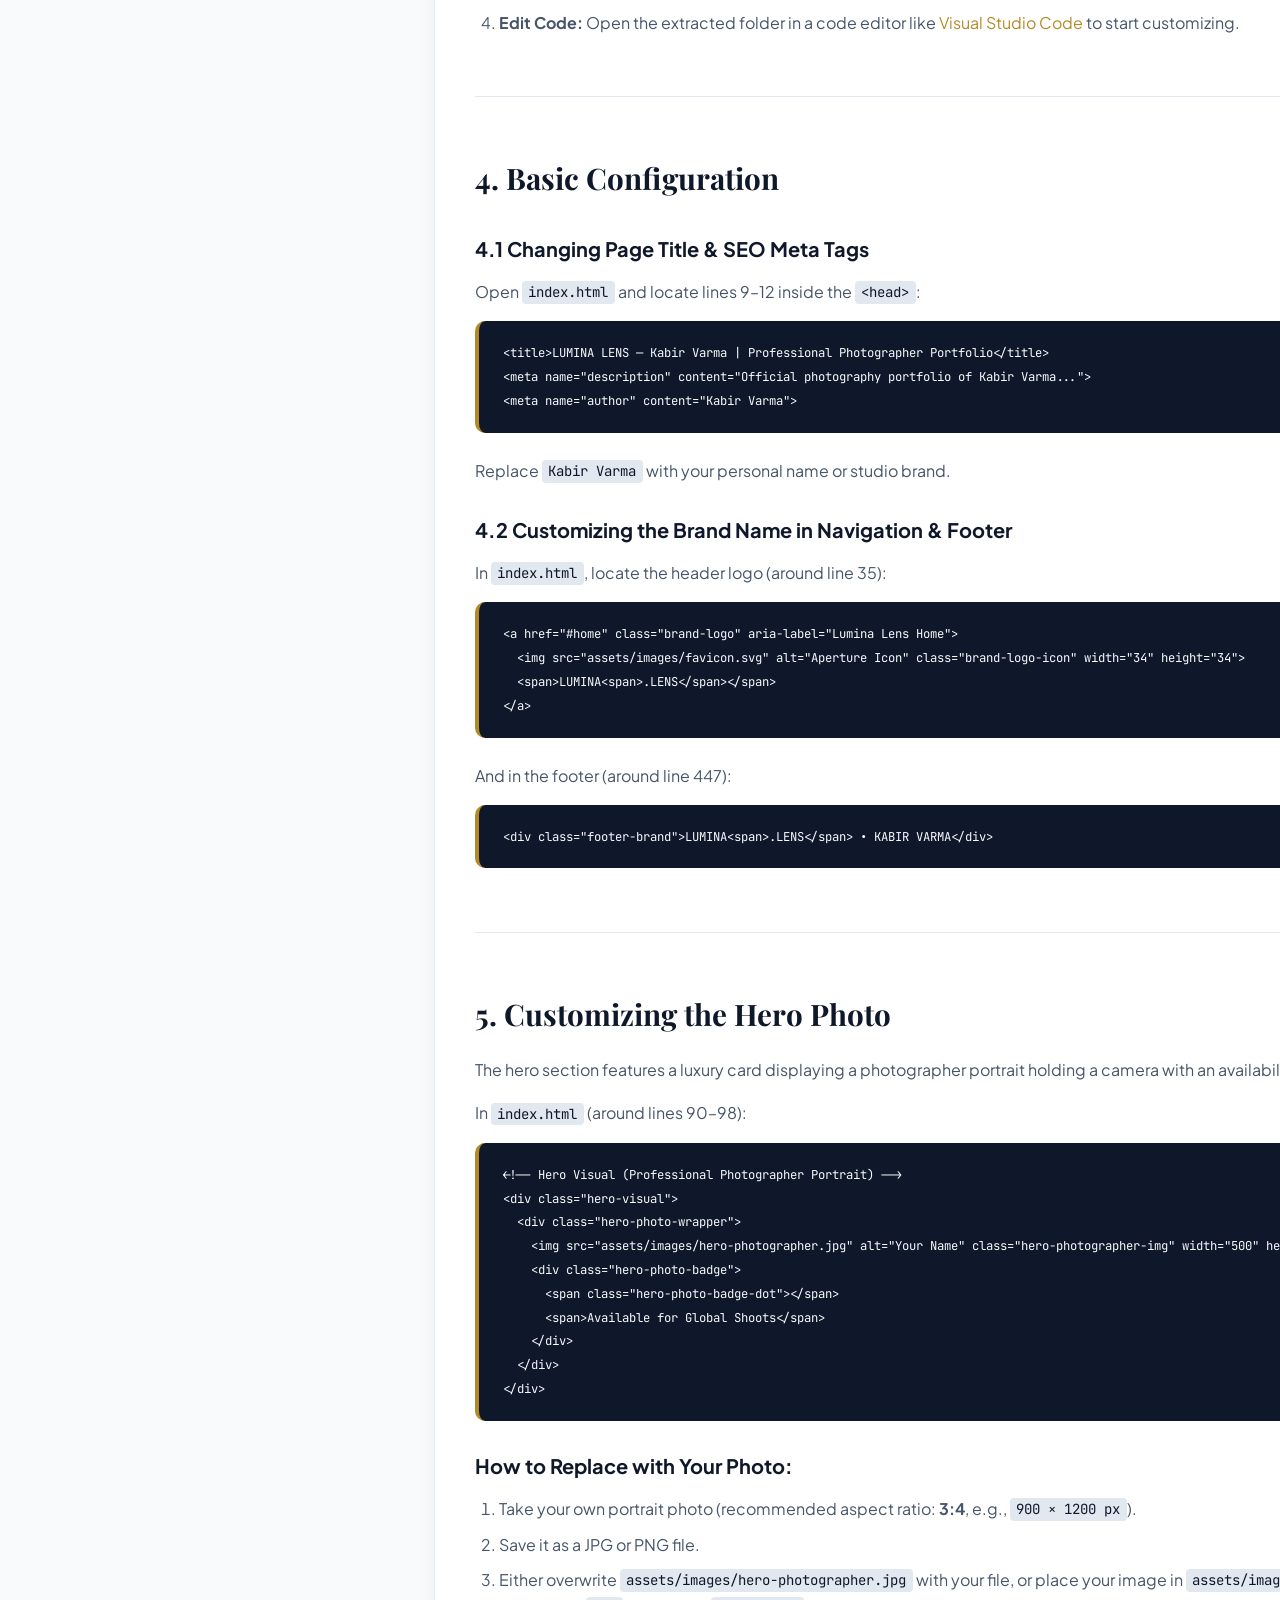
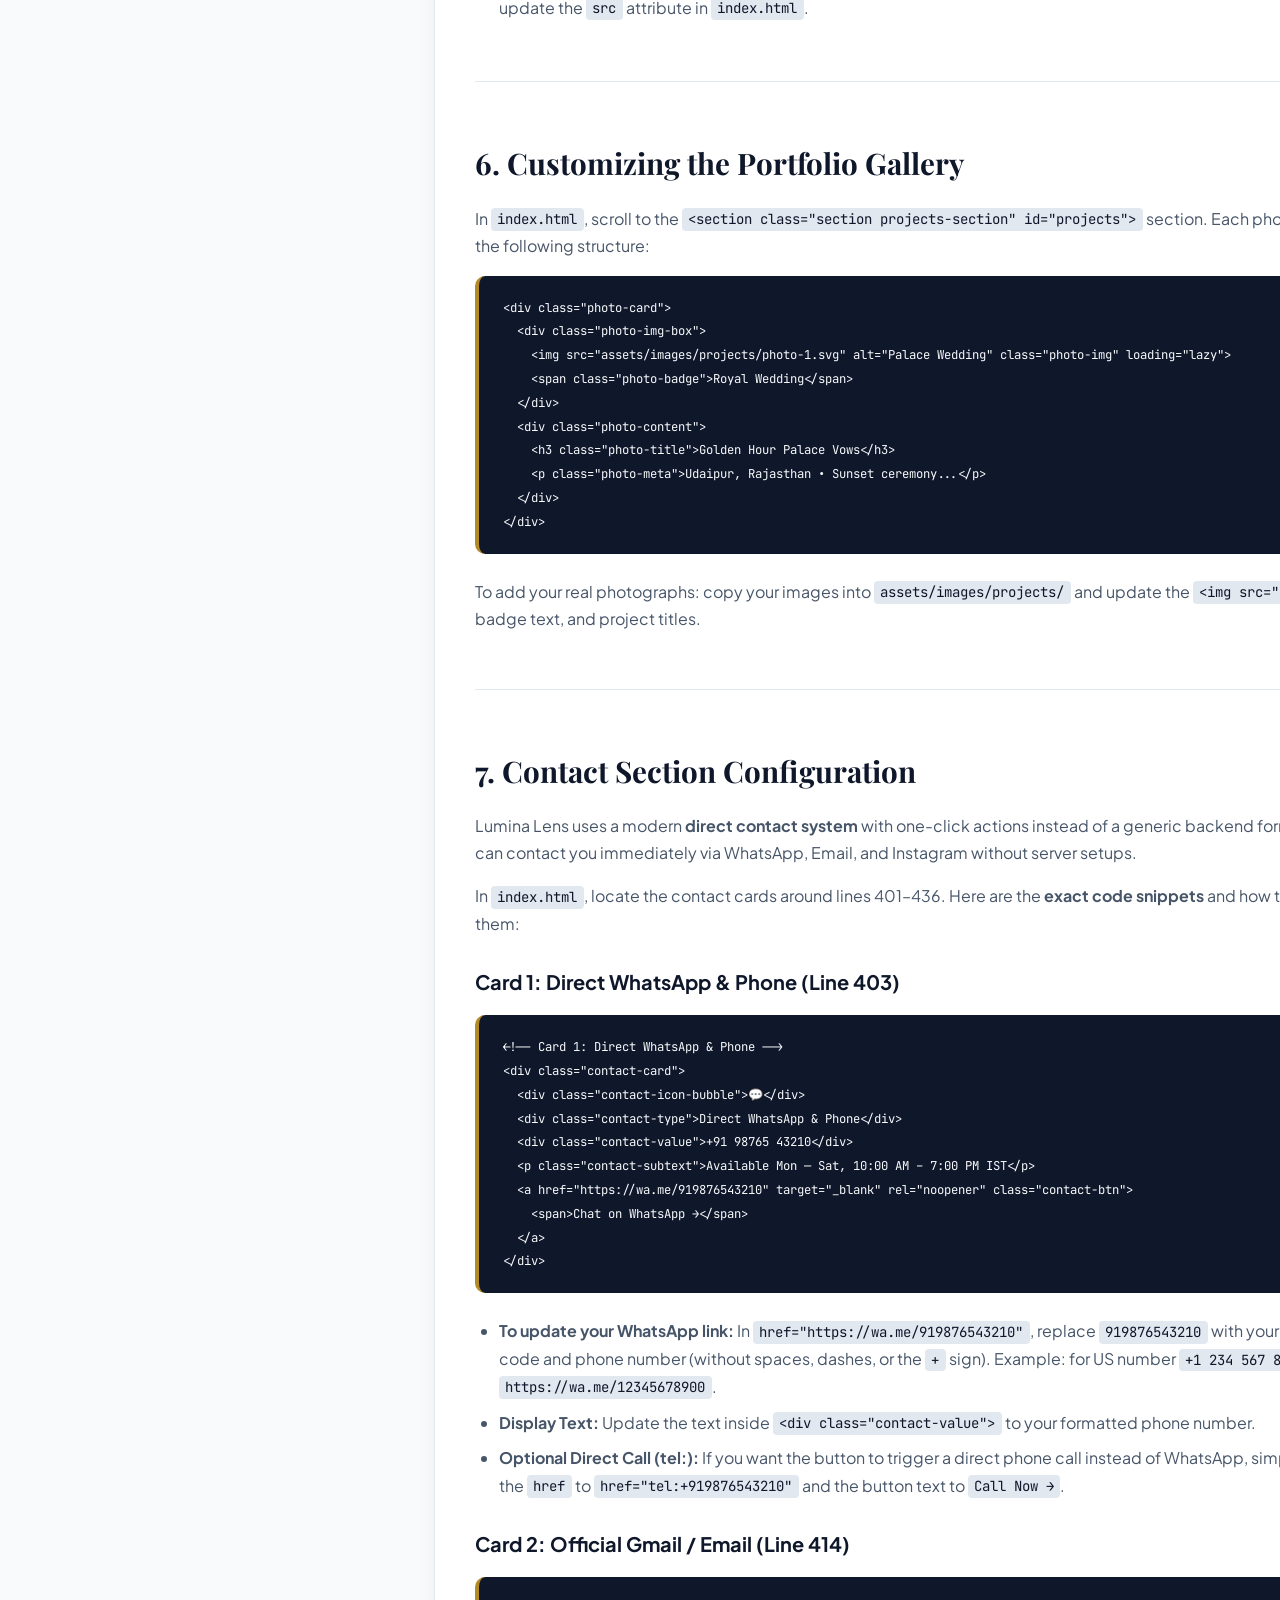
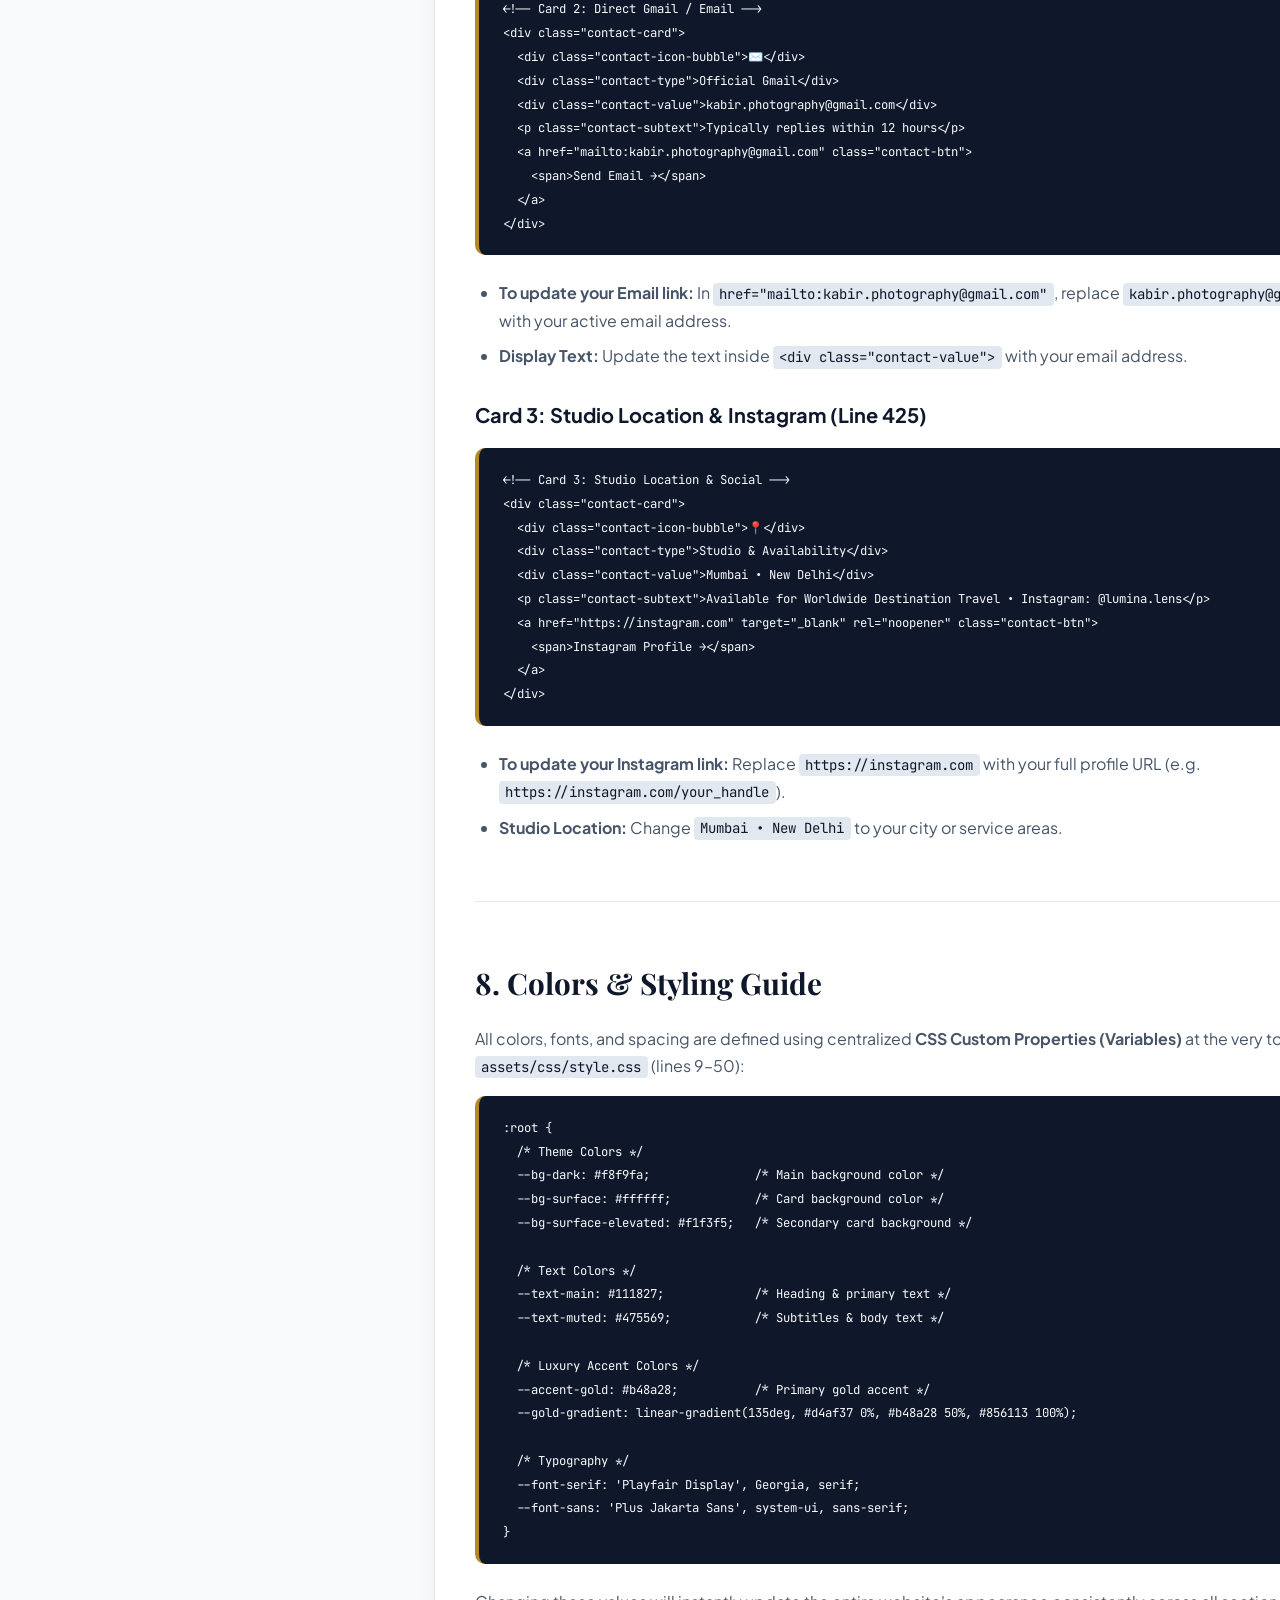
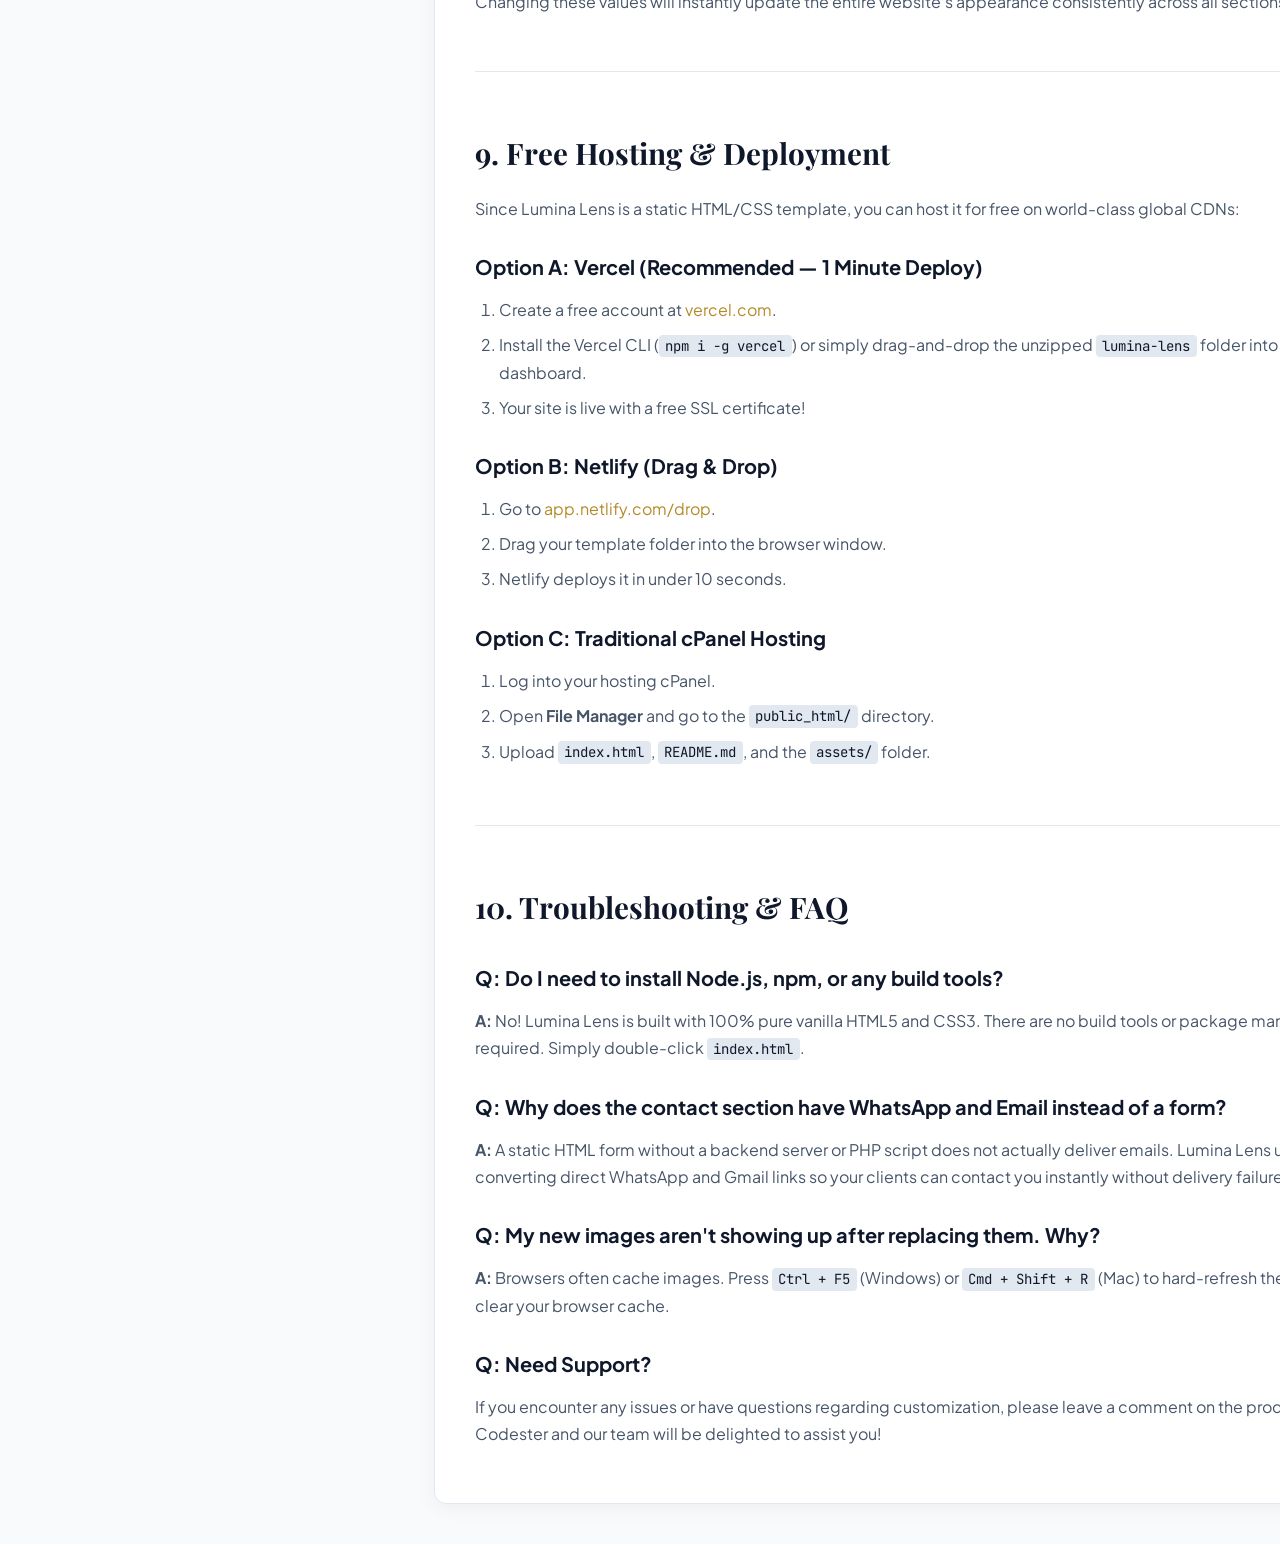
<file: documentation/index.html>
<!DOCTYPE html>
<html lang="en">
<head>
  <meta charset="UTF-8">
  <meta name="viewport" content="width=device-width, initial-scale=1.0">
  <title>Lumina Lens — Documentation &amp; User Guide</title>
  <link rel="preconnect" href="https://fonts.googleapis.com">
  <link rel="preconnect" href="https://fonts.gstatic.com" crossorigin>
  <link href="https://fonts.googleapis.com/css2?family=Plus+Jakarta+Sans:wght@400;500;600;700;800&family=Playfair+Display:wght@700&family=JetBrains+Mono:wght@400;600&display=swap" rel="stylesheet">
  <style>
    :root {
      --bg: #f8fafc;
      --surface: #ffffff;
      --surface-elevated: #f1f5f9;
      --text-main: #0f172a;
      --text-muted: #475569;
      --accent-gold: #b48a28;
      --accent-gold-light: #d4af37;
      --accent-blue: #2563eb;
      --border: #e2e8f0;
      --border-accent: rgba(180, 138, 40, 0.35);
      --code-bg: #0f172a;
      --code-text: #f8fafc;
      --radius: 12px;
      --shadow: 0 4px 20px rgba(0, 0, 0, 0.05);
    }
    * { box-sizing: border-box; margin: 0; padding: 0; }
    body {
      font-family: 'Plus Jakarta Sans', system-ui, sans-serif;
      background: var(--bg);
      color: var(--text-main);
      line-height: 1.7;
    }
    a { color: var(--accent-gold); text-decoration: none; }
    a:hover { text-decoration: underline; }

    /* Header */
    .doc-header {
      background: #0f172a;
      color: #ffffff;
      padding: 3rem 2rem;
      border-bottom: 3px solid var(--accent-gold);
    }
    .doc-header-inner {
      max-width: 1100px;
      margin: 0 auto;
      display: flex;
      justify-content: space-between;
      align-items: center;
      flex-wrap: wrap;
      gap: 1.5rem;
    }
    .doc-brand h1 {
      font-family: 'Playfair Display', serif;
      font-size: 2.2rem;
      color: #ffffff;
    }
    .doc-brand h1 span { color: var(--accent-gold-light); }
    .doc-brand p { color: #94a3b8; font-size: 1rem; margin-top: 0.25rem; }
    .doc-badge-group { display: flex; gap: 0.75rem; flex-wrap: wrap; }
    .doc-badge {
      display: inline-block;
      padding: 0.35rem 0.85rem;
      background: rgba(212, 175, 55, 0.15);
      border: 1px solid var(--accent-gold);
      color: #fde047;
      border-radius: 999px;
      font-size: 0.8rem;
      font-weight: 700;
    }

    /* Layout */
    .doc-container {
      max-width: 1100px;
      margin: 2.5rem auto;
      padding: 0 1.5rem;
      display: grid;
      grid-template-columns: 280px 1fr;
      gap: 2.5rem;
      align-items: start;
    }
    @media (max-width: 860px) {
      .doc-container { grid-template-columns: 1fr; }
    }

    /* Sidebar Navigation */
    .doc-sidebar {
      background: var(--surface);
      border: 1px solid var(--border);
      border-radius: var(--radius);
      padding: 1.5rem;
      position: sticky;
      top: 1.5rem;
      box-shadow: var(--shadow);
    }
    .doc-sidebar h3 {
      font-size: 0.95rem;
      text-transform: uppercase;
      letter-spacing: 0.08em;
      color: var(--text-muted);
      margin-bottom: 1rem;
      padding-bottom: 0.5rem;
      border-bottom: 1px solid var(--border);
    }
    .doc-sidebar ul { list-style: none; }
    .doc-sidebar li { margin-bottom: 0.5rem; }
    .doc-sidebar a {
      color: var(--text-muted);
      font-size: 0.925rem;
      font-weight: 500;
      display: block;
      padding: 0.35rem 0.5rem;
      border-radius: 6px;
      transition: all 0.2s;
    }
    .doc-sidebar a:hover {
      background: var(--surface-elevated);
      color: var(--accent-gold);
      text-decoration: none;
      transform: translateX(4px);
    }

    /* Content Area */
    .doc-content {
      background: var(--surface);
      border: 1px solid var(--border);
      border-radius: var(--radius);
      padding: 2.5rem;
      box-shadow: var(--shadow);
    }
    .doc-section {
      margin-bottom: 3.5rem;
      padding-bottom: 2.5rem;
      border-bottom: 1px solid var(--border);
    }
    .doc-section:last-child { margin-bottom: 0; padding-bottom: 0; border-bottom: none; }
    .doc-section h2 {
      font-family: 'Playfair Display', serif;
      font-size: 1.85rem;
      color: var(--text-main);
      margin-bottom: 1rem;
    }
    .doc-section h3 {
      font-size: 1.25rem;
      color: var(--text-main);
      margin: 1.75rem 0 0.75rem 0;
    }
    .doc-section p {
      color: var(--text-muted);
      margin-bottom: 1rem;
    }
    .doc-section ul, .doc-section ol {
      margin-left: 1.5rem;
      margin-bottom: 1.25rem;
      color: var(--text-muted);
    }
    .doc-section li { margin-bottom: 0.5rem; }

    /* Code Blocks */
    pre {
      background: var(--code-bg);
      color: var(--code-text);
      padding: 1.25rem 1.5rem;
      border-radius: 10px;
      font-family: 'JetBrains Mono', monospace;
      font-size: 0.875rem;
      overflow-x: auto;
      margin: 1rem 0 1.5rem 0;
      border-left: 4px solid var(--accent-gold);
    }
    code {
      font-family: 'JetBrains Mono', monospace;
      font-size: 0.875em;
      background: #e2e8f0;
      color: #0f172a;
      padding: 0.15rem 0.4rem;
      border-radius: 4px;
    }
    pre code {
      background: transparent;
      color: inherit;
      padding: 0;
    }

    /* Callout Note */
    .callout {
      background: #fefce8;
      border-left: 4px solid var(--accent-gold);
      padding: 1rem 1.25rem;
      border-radius: 6px;
      margin: 1.25rem 0;
      color: #713f12;
      font-size: 0.95rem;
    }
    .callout strong { color: #854d0e; }

    .callout-info {
      background: #eff6ff;
      border-left: 4px solid var(--accent-blue);
      color: #1e3a8a;
    }

    /* Table */
    table {
      width: 100%;
      border-collapse: collapse;
      margin: 1.25rem 0;
    }
    th, td {
      border: 1px solid var(--border);
      padding: 0.75rem 1rem;
      text-align: left;
      font-size: 0.925rem;
    }
    th {
      background: var(--surface-elevated);
      color: var(--text-main);
      font-weight: 700;
    }
    td code { font-size: 0.85rem; }
  </style>
</head>
<body>

  <!-- Documentation Header -->
  <header class="doc-header">
    <div class="doc-header-inner">
      <div class="doc-brand">
        <h1>LUMINA<span>.LENS</span></h1>
        <p>Professional Photographer Portfolio Template &bull; Documentation &amp; Setup Guide</p>
      </div>
      <div class="doc-badge-group">
        <span class="doc-badge">100% Pure HTML5 &amp; CSS3</span>
        <span class="doc-badge">Zero JavaScript</span>
        <span class="doc-badge">v1.0.0</span>
      </div>
    </div>
  </header>

  <div class="doc-container">
    
    <!-- Navigation Sidebar -->
    <aside class="doc-sidebar">
      <h3>Documentation</h3>
      <ul>
        <li><a href="#intro">1. Introduction</a></li>
        <li><a href="#structure">2. Package Structure</a></li>
        <li><a href="#installation">3. Installation &amp; Preview</a></li>
        <li><a href="#configuration">4. Basic Configuration</a></li>
        <li><a href="#customizing-hero">5. Customizing Hero Photo</a></li>
        <li><a href="#customizing-portfolio">6. Portfolio Gallery</a></li>
        <li><a href="#customizing-contact">7. Contact Section Setup</a></li>
        <li><a href="#customizing-styles">8. Colors &amp; Styling</a></li>
        <li><a href="#deployment">9. Free Hosting &amp; Deploy</a></li>
        <li><a href="#faq">10. Troubleshooting &amp; FAQ</a></li>
      </ul>
    </aside>

    <!-- Main Content Area -->
    <main class="doc-content">
      
      <!-- 1. Introduction -->
      <section class="doc-section" id="intro">
        <h2>1. Introduction</h2>
        <p>Thank you for purchasing <strong>Lumina Lens</strong>! This template is an ultra-modern, luxury portfolio crafted specifically for photographers, videographers, visual artists, and creative professionals.</p>
        <p>It is built with <strong>100% pure HTML5 and CSS3</strong>. It does not require any JavaScript libraries, Node.js, npm, webpack, or databases. It loads instantly and works flawlessly across desktops, tablets, and smartphones.</p>
        
        <div class="callout callout-info">
          <strong>Key Benefit:</strong> You can edit any text or link by opening <code>index.html</code> in any simple text editor (such as VS Code, Sublime Text, or Notepad) and double-clicking the file to view your changes in any web browser.
        </div>
      </section>

      <!-- 2. Package Structure -->
      <section class="doc-section" id="structure">
        <h2>2. Package Structure</h2>
        <p>Your download package contains clean, organized files ready for immediate use:</p>
        <pre><code>lumina-lens/
├── index.html                   # Main website homepage
├── README.md                    # Quick start documentation
├── documentation/
│   └── index.html               # Comprehensive user manual (this file)
└── assets/
    ├── css/
    │   └── style.css            # Pure CSS3 stylesheet
    └── images/
        ├── favicon.svg          # Camera aperture browser icon
        ├── hero-photographer.jpg# Hero portrait photograph
        └── projects/            # Sample portfolio project preview cards
            ├── photo-1.svg
            ├── photo-2.svg
            ├── photo-3.svg
            ├── photo-4.svg
            ├── photo-5.svg
            └── photo-6.svg</code></pre>
      </section>

      <!-- 3. Installation & Preview -->
      <section class="doc-section" id="installation">
        <h2>3. Installation &amp; Local Preview</h2>
        <ol>
          <li><strong>Unzip:</strong> Extract the downloaded <code>lumina-lens-main-files.zip</code> file onto your computer.</li>
          <li><strong>Open in Browser:</strong> Double-click the <code>index.html</code> file. It will immediately open and run in your default web browser (Chrome, Edge, Firefox, Safari).</li>
          <li><strong>No Server Required:</strong> You do NOT need XAMPP, Apache, Node.js, or local servers. Pure HTML/CSS runs natively anywhere.</li>
          <li><strong>Edit Code:</strong> Open the extracted folder in a code editor like <a href="https://code.visualstudio.com/" target="_blank">Visual Studio Code</a> to start customizing.</li>
        </ol>
      </section>

      <!-- 4. Basic Configuration -->
      <section class="doc-section" id="configuration">
        <h2>4. Basic Configuration</h2>
        
        <h3>4.1 Changing Page Title &amp; SEO Meta Tags</h3>
        <p>Open <code>index.html</code> and locate lines 9&ndash;12 inside the <code>&lt;head&gt;</code>:</p>
        <pre><code>&lt;title&gt;LUMINA LENS &mdash; Kabir Varma | Professional Photographer Portfolio&lt;/title&gt;
&lt;meta name="description" content="Official photography portfolio of Kabir Varma..."&gt;
&lt;meta name="author" content="Kabir Varma"&gt;</code></pre>
        <p>Replace <code>Kabir Varma</code> with your personal name or studio brand.</p>

        <h3>4.2 Customizing the Brand Name in Navigation &amp; Footer</h3>
        <p>In <code>index.html</code>, locate the header logo (around line 35):</p>
        <pre><code>&lt;a href="#home" class="brand-logo" aria-label="Lumina Lens Home"&gt;
  &lt;img src="assets/images/favicon.svg" alt="Aperture Icon" class="brand-logo-icon" width="34" height="34"&gt;
  &lt;span&gt;LUMINA&lt;span&gt;.LENS&lt;/span&gt;&lt;/span&gt;
&lt;/a&gt;</code></pre>
        <p>And in the footer (around line 447):</p>
        <pre><code>&lt;div class="footer-brand"&gt;LUMINA&lt;span&gt;.LENS&lt;/span&gt; &bull; KABIR VARMA&lt;/div&gt;</code></pre>
      </section>

      <!-- 5. Customizing Hero Photo -->
      <section class="doc-section" id="customizing-hero">
        <h2>5. Customizing the Hero Photo</h2>
        <p>The hero section features a luxury card displaying a photographer portrait holding a camera with an availability badge.</p>
        <p>In <code>index.html</code> (around lines 90&ndash;98):</p>
        <pre><code>&lt;!-- Hero Visual (Professional Photographer Portrait) --&gt;
&lt;div class="hero-visual"&gt;
  &lt;div class="hero-photo-wrapper"&gt;
    &lt;img src="assets/images/hero-photographer.jpg" alt="Your Name" class="hero-photographer-img" width="500" height="667"&gt;
    &lt;div class="hero-photo-badge"&gt;
      &lt;span class="hero-photo-badge-dot"&gt;&lt;/span&gt;
      &lt;span&gt;Available for Global Shoots&lt;/span&gt;
    &lt;/div&gt;
  &lt;/div&gt;
&lt;/div&gt;</code></pre>

        <h3>How to Replace with Your Photo:</h3>
        <ol>
          <li>Take your own portrait photo (recommended aspect ratio: <strong>3:4</strong>, e.g., <code>900 &times; 1200 px</code>).</li>
          <li>Save it as a JPG or PNG file.</li>
          <li>Either overwrite <code>assets/images/hero-photographer.jpg</code> with your file, or place your image in <code>assets/images/</code> and update the <code>src</code> attribute in <code>index.html</code>.</li>
        </ol>
      </section>

      <!-- 6. Portfolio Gallery -->
      <section class="doc-section" id="customizing-portfolio">
        <h2>6. Customizing the Portfolio Gallery</h2>
        <p>In <code>index.html</code>, scroll to the <code>&lt;section class="section projects-section" id="projects"&gt;</code> section. Each photo card has the following structure:</p>
        <pre><code>&lt;div class="photo-card"&gt;
  &lt;div class="photo-img-box"&gt;
    &lt;img src="assets/images/projects/photo-1.svg" alt="Palace Wedding" class="photo-img" loading="lazy"&gt;
    &lt;span class="photo-badge"&gt;Royal Wedding&lt;/span&gt;
  &lt;/div&gt;
  &lt;div class="photo-content"&gt;
    &lt;h3 class="photo-title"&gt;Golden Hour Palace Vows&lt;/h3&gt;
    &lt;p class="photo-meta"&gt;Udaipur, Rajasthan &bull; Sunset ceremony...&lt;/p&gt;
  &lt;/div&gt;
&lt;/div&gt;</code></pre>
        <p>To add your real photographs: copy your images into <code>assets/images/projects/</code> and update the <code>&lt;img src="..."&gt;</code>, badge text, and project titles.</p>
      </section>

      <!-- 7. Contact Section Setup (CRITICAL FIX FOR CODESTER) -->
      <section class="doc-section" id="customizing-contact">
        <h2>7. Contact Section Configuration</h2>
        <p>Lumina Lens uses a modern <strong>direct contact system</strong> with one-click actions instead of a generic backend form. Buyers can contact you immediately via WhatsApp, Email, and Instagram without server setups.</p>
        
        <p>In <code>index.html</code>, locate the contact cards around lines 401&ndash;436. Here are the <strong>exact code snippets</strong> and how to customize them:</p>

        <h3>Card 1: Direct WhatsApp &amp; Phone (Line 403)</h3>
        <pre><code>&lt;!-- Card 1: Direct WhatsApp &amp; Phone --&gt;
&lt;div class="contact-card"&gt;
  &lt;div class="contact-icon-bubble"&gt;💬&lt;/div&gt;
  &lt;div class="contact-type"&gt;Direct WhatsApp &amp; Phone&lt;/div&gt;
  &lt;div class="contact-value"&gt;+91 98765 43210&lt;/div&gt;
  &lt;p class="contact-subtext"&gt;Available Mon &mdash; Sat, 10:00 AM &ndash; 7:00 PM IST&lt;/p&gt;
  &lt;a href="https://wa.me/919876543210" target="_blank" rel="noopener" class="contact-btn"&gt;
    &lt;span&gt;Chat on WhatsApp &rarr;&lt;/span&gt;
  &lt;/a&gt;
&lt;/div&gt;</code></pre>
        <ul>
          <li><strong>To update your WhatsApp link:</strong> In <code>href="https://wa.me/919876543210"</code>, replace <code>919876543210</code> with your country code and phone number (without spaces, dashes, or the <code>+</code> sign). Example: for US number <code>+1 234 567 8900</code>, write <code>https://wa.me/12345678900</code>.</li>
          <li><strong>Display Text:</strong> Update the text inside <code>&lt;div class="contact-value"&gt;</code> to your formatted phone number.</li>
          <li><strong>Optional Direct Call (tel:):</strong> If you want the button to trigger a direct phone call instead of WhatsApp, simply change the <code>href</code> to <code>href="tel:+919876543210"</code> and the button text to <code>Call Now &rarr;</code>.</li>
        </ul>

        <h3>Card 2: Official Gmail / Email (Line 414)</h3>
        <pre><code>&lt;!-- Card 2: Direct Gmail / Email --&gt;
&lt;div class="contact-card"&gt;
  &lt;div class="contact-icon-bubble"&gt;✉️&lt;/div&gt;
  &lt;div class="contact-type"&gt;Official Gmail&lt;/div&gt;
  &lt;div class="contact-value"&gt;kabir.photography@gmail.com&lt;/div&gt;
  &lt;p class="contact-subtext"&gt;Typically replies within 12 hours&lt;/p&gt;
  &lt;a href="mailto:kabir.photography@gmail.com" class="contact-btn"&gt;
    &lt;span&gt;Send Email &rarr;&lt;/span&gt;
  &lt;/a&gt;
&lt;/div&gt;</code></pre>
        <ul>
          <li><strong>To update your Email link:</strong> In <code>href="mailto:kabir.photography@gmail.com"</code>, replace <code>kabir.photography@gmail.com</code> with your active email address.</li>
          <li><strong>Display Text:</strong> Update the text inside <code>&lt;div class="contact-value"&gt;</code> with your email address.</li>
        </ul>

        <h3>Card 3: Studio Location &amp; Instagram (Line 425)</h3>
        <pre><code>&lt;!-- Card 3: Studio Location &amp; Social --&gt;
&lt;div class="contact-card"&gt;
  &lt;div class="contact-icon-bubble"&gt;📍&lt;/div&gt;
  &lt;div class="contact-type"&gt;Studio &amp; Availability&lt;/div&gt;
  &lt;div class="contact-value"&gt;Mumbai &bull; New Delhi&lt;/div&gt;
  &lt;p class="contact-subtext"&gt;Available for Worldwide Destination Travel &bull; Instagram: @lumina.lens&lt;/p&gt;
  &lt;a href="https://instagram.com" target="_blank" rel="noopener" class="contact-btn"&gt;
    &lt;span&gt;Instagram Profile &rarr;&lt;/span&gt;
  &lt;/a&gt;
&lt;/div&gt;</code></pre>
        <ul>
          <li><strong>To update your Instagram link:</strong> Replace <code>https://instagram.com</code> with your full profile URL (e.g. <code>https://instagram.com/your_handle</code>).</li>
          <li><strong>Studio Location:</strong> Change <code>Mumbai &bull; New Delhi</code> to your city or service areas.</li>
        </ul>
      </section>

      <!-- 8. Colors & Styling -->
      <section class="doc-section" id="customizing-styles">
        <h2>8. Colors &amp; Styling Guide</h2>
        <p>All colors, fonts, and spacing are defined using centralized <strong>CSS Custom Properties (Variables)</strong> at the very top of <code>assets/css/style.css</code> (lines 9&ndash;50):</p>
        <pre><code>:root {
  /* Theme Colors */
  --bg-dark: #f8f9fa;               /* Main background color */
  --bg-surface: #ffffff;            /* Card background color */
  --bg-surface-elevated: #f1f3f5;   /* Secondary card background */

  /* Text Colors */
  --text-main: #111827;             /* Heading &amp; primary text */
  --text-muted: #475569;            /* Subtitles &amp; body text */

  /* Luxury Accent Colors */
  --accent-gold: #b48a28;           /* Primary gold accent */
  --gold-gradient: linear-gradient(135deg, #d4af37 0%, #b48a28 50%, #856113 100%);

  /* Typography */
  --font-serif: 'Playfair Display', Georgia, serif;
  --font-sans: 'Plus Jakarta Sans', system-ui, sans-serif;
}</code></pre>
        <p>Changing these values will instantly update the entire website's appearance consistently across all sections.</p>
      </section>

      <!-- 9. Deployment -->
      <section class="doc-section" id="deployment">
        <h2>9. Free Hosting &amp; Deployment</h2>
        <p>Since Lumina Lens is a static HTML/CSS template, you can host it for free on world-class global CDNs:</p>

        <h3>Option A: Vercel (Recommended &mdash; 1 Minute Deploy)</h3>
        <ol>
          <li>Create a free account at <a href="https://vercel.com" target="_blank">vercel.com</a>.</li>
          <li>Install the Vercel CLI (<code>npm i -g vercel</code>) or simply drag-and-drop the unzipped <code>lumina-lens</code> folder into your Vercel dashboard.</li>
          <li>Your site is live with a free SSL certificate!</li>
        </ol>

        <h3>Option B: Netlify (Drag &amp; Drop)</h3>
        <ol>
          <li>Go to <a href="https://app.netlify.com/drop" target="_blank">app.netlify.com/drop</a>.</li>
          <li>Drag your template folder into the browser window.</li>
          <li>Netlify deploys it in under 10 seconds.</li>
        </ol>

        <h3>Option C: Traditional cPanel Hosting</h3>
        <ol>
          <li>Log into your hosting cPanel.</li>
          <li>Open <strong>File Manager</strong> and go to the <code>public_html/</code> directory.</li>
          <li>Upload <code>index.html</code>, <code>README.md</code>, and the <code>assets/</code> folder.</li>
        </ol>
      </section>

      <!-- 10. FAQ -->
      <section class="doc-section" id="faq">
        <h2>10. Troubleshooting &amp; FAQ</h2>
        
        <h3>Q: Do I need to install Node.js, npm, or any build tools?</h3>
        <p><strong>A:</strong> No! Lumina Lens is built with 100% pure vanilla HTML5 and CSS3. There are no build tools or package managers required. Simply double-click <code>index.html</code>.</p>

        <h3>Q: Why does the contact section have WhatsApp and Email instead of a form?</h3>
        <p><strong>A:</strong> A static HTML form without a backend server or PHP script does not actually deliver emails. Lumina Lens uses high-converting direct WhatsApp and Gmail links so your clients can contact you instantly without delivery failures.</p>

        <h3>Q: My new images aren't showing up after replacing them. Why?</h3>
        <p><strong>A:</strong> Browsers often cache images. Press <code>Ctrl + F5</code> (Windows) or <code>Cmd + Shift + R</code> (Mac) to hard-refresh the page and clear your browser cache.</p>

        <h3>Q: Need Support?</h3>
        <p>If you encounter any issues or have questions regarding customization, please leave a comment on the product page on Codester and our team will be delighted to assist you!</p>
      </section>

    </main>

  </div>

</body>
</html>
</file>
<file: assets/css/style.css>
/* ==========================================================================
   LUMINA LENS — Professional Photographer Portfolio
   Technology: 100% Pure HTML5 & CSS3 (Zero JavaScript)
   ========================================================================== */

/* --------------------------------------------------------------------------
   1. Design Tokens & CSS Variables
   -------------------------------------------------------------------------- */
:root {
  /* Light Theme Palette */
  --bg-dark: #f8f9fa;
  --bg-surface: #ffffff;
  --bg-surface-elevated: #f1f3f5;
  --bg-glass: rgba(255, 255, 255, 0.92);

  --text-main: #111827;
  --text-muted: #475569;
  --text-subtle: #64748b;

  --accent-gold: #b48a28;
  --accent-gold-light: #856113;
  --accent-gold-dark: #634505;
  --gold-gradient: linear-gradient(135deg, #d4af37 0%, #b48a28 50%, #856113 100%);
  --gold-glow: 0 8px 30px rgba(180, 138, 40, 0.15);

  --border-light: rgba(0, 0, 0, 0.08);
  --border-gold: rgba(180, 138, 40, 0.35);

  /* Typography */
  --font-serif: 'Playfair Display', Georgia, serif;
  --font-sans: 'Plus Jakarta Sans', system-ui, -apple-system, sans-serif;
  --font-mono: 'JetBrains Mono', monospace;

  /* Spacing */
  --space-sm: 0.5rem;
  --space-md: 1rem;
  --space-lg: 1.5rem;
  --space-xl: 2.5rem;
  --space-2xl: 4.5rem;
  --space-3xl: 7rem;

  /* Border Radii */
  --radius-sm: 6px;
  --radius-md: 12px;
  --radius-lg: 20px;
  --radius-full: 9999px;

  /* Transitions */
  --transition: all 0.3s cubic-bezier(0.16, 1, 0.3, 1);
}

/* --------------------------------------------------------------------------
   2. Reset & Global Styles
   -------------------------------------------------------------------------- */
*, *::before, *::after {
  box-sizing: border-box;
  margin: 0;
  padding: 0;
  caret-color: transparent; /* Prevents text caret cursor from blinking on click */
}

html {
  scroll-behavior: smooth;
  font-size: 16px;
}

body {
  font-family: var(--font-sans);
  background-color: var(--bg-dark);
  color: var(--text-main);
  line-height: 1.7;
  overflow-x: hidden;
  -webkit-font-smoothing: antialiased;
}

img, svg {
  display: block;
  max-width: 100%;
  height: auto;
}

a {
  color: inherit;
  text-decoration: none;
  transition: var(--transition);
}

ul {
  list-style: none;
}

.container {
  width: 100%;
  max-width: 1200px;
  margin: 0 auto;
  padding-left: 1.5rem;
  padding-right: 1.5rem;
}

.section {
  padding-top: var(--space-3xl);
  padding-bottom: var(--space-3xl);
  position: relative;
}

.section-header {
  text-align: center;
  max-width: 720px;
  margin: 0 auto var(--space-2xl) auto;
}

.section-tag {
  display: inline-block;
  padding: 0.35rem 1rem;
  background: rgba(212, 175, 55, 0.1);
  border: 1px solid var(--border-gold);
  color: var(--accent-gold-light);
  font-size: 0.8125rem;
  font-weight: 700;
  letter-spacing: 0.15em;
  text-transform: uppercase;
  border-radius: var(--radius-full);
  margin-bottom: var(--space-md);
}

.section-title {
  font-family: var(--font-serif);
  font-size: clamp(2.2rem, 4vw, 3.25rem);
  font-weight: 700;
  line-height: 1.2;
  margin-bottom: var(--space-md);
  letter-spacing: -0.01em;
}

.gold-text {
  background: var(--gold-gradient);
  -webkit-background-clip: text;
  -webkit-text-fill-color: transparent;
  background-clip: text;
}

.section-subtitle {
  font-size: 1.1rem;
  color: var(--text-muted);
  line-height: 1.7;
}

/* Common Buttons */
.btn {
  display: inline-flex;
  align-items: center;
  justify-content: center;
  gap: 0.6rem;
  padding: 0.85rem 1.85rem;
  font-size: 0.9375rem;
  font-weight: 600;
  border-radius: var(--radius-sm);
  letter-spacing: 0.05em;
  text-transform: uppercase;
  transition: var(--transition);
  cursor: pointer;
}

.btn-primary {
  background: var(--gold-gradient);
  color: #ffffff;
  font-weight: 700;
  box-shadow: 0 4px 18px rgba(180, 138, 40, 0.28);
  border: 1px solid rgba(255, 255, 255, 0.3);
}
.btn-primary:hover {
  transform: translateY(-3px);
  box-shadow: 0 8px 25px rgba(180, 138, 40, 0.45);
}

.btn-secondary {
  background: transparent;
  color: var(--text-main);
  border: 1px solid var(--border-light);
}
.btn-secondary:hover {
  border-color: var(--accent-gold);
  color: var(--accent-gold-light);
  transform: translateY(-3px);
  background: rgba(212, 175, 55, 0.05);
}

/* --------------------------------------------------------------------------
   3. Navigation Bar (Pure CSS Mobile Menu)
   -------------------------------------------------------------------------- */
.site-header {
  position: sticky;
  top: 0;
  left: 0;
  width: 100%;
  z-index: 1000;
  background: var(--bg-glass);
  backdrop-filter: blur(20px);
  -webkit-backdrop-filter: blur(20px);
  border-bottom: 1px solid var(--border-light);
}

.site-header .nav-container {
  width: 100%;
  max-width: 95%;
  padding-left: 0.75rem;
  padding-right: 1.5rem;
}

.nav-container {
  display: flex;
  align-items: center;
  justify-content: space-between;
  height: 85px;
  position: relative;
}

/* Brand Logo (Shifted to Left) */
.brand-logo {
  display: flex;
  align-items: center;
  gap: 0.75rem;
  font-family: var(--font-serif);
  font-size: 1.45rem;
  font-weight: 700;
  letter-spacing: 0.05em;
  color: var(--text-main);
  z-index: 2;
  margin-left: 0;
}
.brand-logo-icon {
  width: 34px;
  height: 34px;
}
.brand-logo span span {
  color: var(--accent-gold);
}

/* Desktop Centered Navigation Links */
.nav-links {
  display: flex;
  align-items: center;
  justify-content: center;
  gap: 2.2rem;
  position: absolute;
  left: 50%;
  transform: translateX(-50%);
  z-index: 1;
}

.nav-link {
  font-size: 0.9375rem;
  font-weight: 600;
  color: var(--text-muted);
  letter-spacing: 0.08em;
  text-transform: uppercase;
  position: relative;
  padding: 0.4rem 0;
}

.nav-link:hover {
  color: var(--accent-gold-light);
}

.nav-link::after {
  content: '';
  position: absolute;
  bottom: 0;
  left: 0;
  width: 0;
  height: 2px;
  background: var(--gold-gradient);
  transition: width 0.3s ease;
}
.nav-link:hover::after {
  width: 100%;
}

/* Pure CSS Mobile Menu Checkbox Hack */
#nav-toggle {
  display: none;
}

.nav-toggle-label {
  display: none;
  cursor: pointer;
  width: 44px;
  height: 44px;
  align-items: center;
  justify-content: center;
  border: 1px solid var(--border-light);
  border-radius: var(--radius-sm);
}

.hamburger-line {
  display: block;
  width: 22px;
  height: 2px;
  background-color: var(--text-main);
  position: relative;
  transition: var(--transition);
}
.hamburger-line::before,
.hamburger-line::after {
  content: '';
  position: absolute;
  width: 22px;
  height: 2px;
  background-color: var(--text-main);
  transition: var(--transition);
}
.hamburger-line::before {
  top: -7px;
}
.hamburger-line::after {
  bottom: -7px;
}

/* --------------------------------------------------------------------------
   4. Hero Section
   -------------------------------------------------------------------------- */
.hero-section {
  padding-top: clamp(3rem, 7vw, 6rem);
  padding-bottom: clamp(4rem, 8vw, 7rem);
  position: relative;
  overflow: hidden;
}

.hero-glow-orb {
  position: absolute;
  width: 500px;
  height: 500px;
  border-radius: 50%;
  background: radial-gradient(circle, rgba(212, 175, 55, 0.12) 0%, rgba(212, 175, 55, 0) 70%);
  top: 10%;
  right: 5%;
  pointer-events: none;
  z-index: 0;
}

.hero-grid {
  display: grid;
  grid-template-columns: 1.15fr 0.85fr;
  align-items: center;
  gap: var(--space-xl);
  position: relative;
  z-index: 1;
}

.hero-badge {
  display: inline-flex;
  align-items: center;
  gap: 0.5rem;
  padding: 0.4rem 1rem;
  background: rgba(212, 175, 55, 0.1);
  border: 1px solid var(--border-gold);
  color: var(--accent-gold-light);
  font-size: 0.8125rem;
  font-weight: 700;
  letter-spacing: 0.15em;
  text-transform: uppercase;
  border-radius: var(--radius-full);
  margin-bottom: var(--space-lg);
}

.hero-badge-dot {
  width: 8px;
  height: 8px;
  border-radius: 50%;
  background-color: var(--accent-gold);
}

.hero-title {
  font-family: var(--font-serif);
  font-size: clamp(2.6rem, 5.5vw, 4.4rem);
  font-weight: 800;
  line-height: 1.1;
  letter-spacing: -0.02em;
  margin-bottom: var(--space-lg);
}

.hero-description {
  font-size: 1.15rem;
  color: var(--text-muted);
  line-height: 1.8;
  max-width: 560px;
  margin-bottom: var(--space-xl);
}

.hero-cta-group {
  display: flex;
  align-items: center;
  gap: 1.25rem;
  flex-wrap: wrap;
}

.hero-visual {
  display: flex;
  justify-content: center;
  align-items: center;
  position: relative;
}

.hero-photo-wrapper {
  position: relative;
  width: 100%;
  max-width: 440px;
  border-radius: var(--radius-lg);
  overflow: hidden;
  box-shadow: 0 24px 50px rgba(0, 0, 0, 0.12), 0 0 35px rgba(180, 138, 40, 0.16);
  border: 2px solid var(--border-gold);
  background: var(--bg-surface);
  transition: transform 0.4s cubic-bezier(0.16, 1, 0.3, 1), box-shadow 0.4s ease;
}

.hero-photo-wrapper:hover {
  transform: translateY(-6px) scale(1.015);
  box-shadow: 0 32px 60px rgba(0, 0, 0, 0.16), 0 0 45px rgba(180, 138, 40, 0.28);
}

.hero-photographer-img {
  width: 100%;
  height: auto;
  aspect-ratio: 3 / 4;
  object-fit: cover;
  display: block;
  transition: transform 0.6s cubic-bezier(0.16, 1, 0.3, 1);
}

.hero-photo-wrapper:hover .hero-photographer-img {
  transform: scale(1.03);
}

.hero-photo-badge {
  position: absolute;
  bottom: 1.25rem;
  left: 1.25rem;
  display: inline-flex;
  align-items: center;
  gap: 0.6rem;
  padding: 0.55rem 1.15rem;
  background: rgba(255, 255, 255, 0.94);
  backdrop-filter: blur(12px);
  -webkit-backdrop-filter: blur(12px);
  border-radius: var(--radius-full);
  border: 1px solid rgba(255, 255, 255, 0.9);
  box-shadow: 0 8px 24px rgba(0, 0, 0, 0.12);
  font-size: 0.825rem;
  font-weight: 700;
  color: var(--text-main);
  letter-spacing: 0.03em;
  z-index: 2;
}

.hero-photo-badge-dot {
  width: 8px;
  height: 8px;
  border-radius: 50%;
  background: #10b981;
  box-shadow: 0 0 10px #10b981;
}

/* --------------------------------------------------------------------------
   5. About Section
   -------------------------------------------------------------------------- */
.about-grid {
  display: grid;
  grid-template-columns: 1.1fr 0.9fr;
  gap: var(--space-2xl);
  align-items: center;
}

.about-bio {
  font-size: 1.0625rem;
  color: var(--text-muted);
  line-height: 1.8;
}

.about-bio p + p {
  margin-top: 1.25rem;
}

.about-quote {
  font-family: var(--font-serif);
  font-size: 1.35rem;
  font-style: italic;
  color: var(--accent-gold-light);
  border-left: 3px solid var(--accent-gold);
  padding-left: 1.25rem;
  margin: var(--space-lg) 0;
  line-height: 1.6;
}

.about-stats-grid {
  display: grid;
  grid-template-columns: repeat(2, 1fr);
  gap: 1.5rem;
}

.stat-box {
  background: var(--bg-surface);
  border: 1px solid var(--border-light);
  border-radius: var(--radius-md);
  padding: var(--space-xl) var(--space-lg);
  text-align: center;
  transition: var(--transition);
  position: relative;
  overflow: hidden;
  box-shadow: 0 4px 20px rgba(0, 0, 0, 0.03);
}

.stat-box::before {
  content: '';
  position: absolute;
  top: 0;
  left: 0;
  width: 100%;
  height: 3px;
  background: var(--gold-gradient);
  opacity: 0;
  transition: opacity 0.3s ease;
}

.stat-box:hover {
  transform: translateY(-4px);
  border-color: var(--border-gold);
  box-shadow: var(--gold-glow);
}
.stat-box:hover::before {
  opacity: 1;
}

.stat-number {
  font-family: var(--font-serif);
  font-size: clamp(2.2rem, 3.5vw, 3rem);
  font-weight: 700;
  color: var(--accent-gold);
  line-height: 1;
  margin-bottom: 0.5rem;
}

.stat-label {
  font-size: 0.875rem;
  color: var(--text-muted);
  letter-spacing: 0.05em;
  text-transform: uppercase;
}

/* --------------------------------------------------------------------------
   6. Projects Section (Photo Gallery)
   -------------------------------------------------------------------------- */
.projects-grid {
  display: grid;
  grid-template-columns: repeat(auto-fill, minmax(350px, 1fr));
  gap: 2rem;
}

.photo-card {
  background: var(--bg-surface);
  border: 1px solid var(--border-light);
  border-radius: var(--radius-md);
  overflow: hidden;
  transition: var(--transition);
  display: flex;
  flex-direction: column;
  box-shadow: 0 4px 20px rgba(0, 0, 0, 0.04);
}

.photo-card:hover {
  transform: translateY(-6px);
  border-color: var(--border-gold);
  box-shadow: 0 15px 35px rgba(0, 0, 0, 0.08);
}

.photo-img-box {
  position: relative;
  aspect-ratio: 4 / 3;
  overflow: hidden;
  background: #000000;
}

/* Floating Category Badge — Bold, Crisp & Highly Visible */
.photo-badge {
  position: absolute;
  top: 1.25rem;
  left: 1.25rem;
  background: rgba(255, 255, 255, 0.94);
  backdrop-filter: blur(12px);
  -webkit-backdrop-filter: blur(12px);
  border: 1.5px solid var(--accent-gold);
  color: var(--accent-gold-dark);
  padding: 0.5rem 1.15rem;
  border-radius: var(--radius-full);
  font-size: 0.8125rem;
  font-weight: 700;
  letter-spacing: 0.12em;
  text-transform: uppercase;
  z-index: 2;
  box-shadow: 0 4px 15px rgba(0, 0, 0, 0.12);
  pointer-events: none;
}

.photo-img {
  width: 100%;
  height: 100%;
  object-fit: cover;
  transition: transform 0.5s cubic-bezier(0.16, 1, 0.3, 1);
}

.photo-card:hover .photo-img {
  transform: scale(1.05);
}

.photo-info {
  padding: 1.75rem;
  display: flex;
  flex-direction: column;
  flex-grow: 1;
}

.photo-category {
  font-size: 0.8125rem;
  font-weight: 700;
  letter-spacing: 0.12em;
  text-transform: uppercase;
  color: var(--accent-gold);
  margin-bottom: 0.5rem;
}

.photo-title {
  font-family: var(--font-serif);
  font-size: 1.45rem;
  font-weight: 700;
  color: var(--text-main);
  margin-bottom: 0.75rem;
  line-height: 1.3;
}

.photo-desc {
  font-size: 1rem;
  color: var(--text-muted);
  line-height: 1.65;
  margin-bottom: 1.25rem;
}

.photo-meta {
  font-family: var(--font-mono);
  font-size: 0.875rem;
  color: var(--text-muted);
  padding-top: 0.85rem;
  border-top: 1px solid var(--border-light);
  margin-top: auto;
}

/* --------------------------------------------------------------------------
   7. Experience Section (Timeline)
   -------------------------------------------------------------------------- */
.timeline-wrapper {
  max-width: 860px;
  margin: 0 auto;
  position: relative;
  padding-left: 2.5rem;
}

.timeline-wrapper::before {
  content: '';
  position: absolute;
  top: 0;
  bottom: 0;
  left: 10px;
  width: 2px;
  background: var(--border-light);
}

.timeline-entry {
  position: relative;
  margin-bottom: var(--space-xl);
}
.timeline-entry:last-child {
  margin-bottom: 0;
}

.timeline-dot {
  position: absolute;
  left: -2.5rem;
  top: 6px;
  width: 22px;
  height: 22px;
  border-radius: 50%;
  background: var(--bg-surface);
  border: 3px solid var(--accent-gold);
  box-shadow: 0 0 10px rgba(180, 138, 40, 0.35);
}

.timeline-card {
  background: var(--bg-surface);
  border: 1px solid var(--border-light);
  border-radius: var(--radius-md);
  padding: 1.75rem;
  transition: var(--transition);
  box-shadow: 0 4px 20px rgba(0, 0, 0, 0.03);
}

.timeline-card:hover {
  transform: translateX(4px);
  border-color: var(--border-gold);
  box-shadow: 0 8px 25px rgba(180, 138, 40, 0.12);
}

.timeline-header {
  display: flex;
  justify-content: space-between;
  align-items: flex-start;
  gap: 1rem;
  margin-bottom: 0.5rem;
  flex-wrap: wrap;
}

.timeline-role {
  font-family: var(--font-serif);
  font-size: 1.35rem;
  font-weight: 700;
  color: var(--text-main);
}

.timeline-year {
  font-family: var(--font-mono);
  font-size: 0.8125rem;
  font-weight: 700;
  padding: 0.25rem 0.75rem;
  background: rgba(180, 138, 40, 0.1);
  color: var(--accent-gold-dark);
  border: 1px solid var(--border-gold);
  border-radius: var(--radius-full);
}

.timeline-organization {
  font-size: 0.9375rem;
  font-weight: 600;
  color: var(--accent-gold);
  margin-bottom: 0.75rem;
}

.timeline-desc {
  font-size: 0.9375rem;
  color: var(--text-muted);
  line-height: 1.7;
}

/* --------------------------------------------------------------------------
   8. Services Section
   -------------------------------------------------------------------------- */
.services-grid {
  display: grid;
  grid-template-columns: repeat(auto-fit, minmax(270px, 1fr));
  gap: 2rem;
}

.service-card {
  background: var(--bg-surface);
  border: 1px solid var(--border-light);
  border-radius: var(--radius-md);
  padding: 2.25rem 1.75rem;
  transition: var(--transition);
  display: flex;
  flex-direction: column;
  box-shadow: 0 4px 20px rgba(0, 0, 0, 0.03);
}

.service-card:hover {
  transform: translateY(-6px);
  border-color: var(--border-gold);
  box-shadow: var(--gold-glow);
}

.service-icon {
  width: 50px;
  height: 50px;
  border-radius: var(--radius-sm);
  background: rgba(212, 175, 55, 0.1);
  color: var(--accent-gold);
  display: flex;
  align-items: center;
  justify-content: center;
  font-size: 1.5rem;
  margin-bottom: 1.5rem;
}

.service-title {
  font-family: var(--font-serif);
  font-size: 1.35rem;
  font-weight: 700;
  color: var(--text-main);
  margin-bottom: 0.75rem;
}

.service-desc {
  font-size: 0.9375rem;
  color: var(--text-muted);
  line-height: 1.7;
  margin-bottom: 1.5rem;
}

.service-features {
  display: flex;
  flex-direction: column;
  gap: 0.5rem;
  margin-top: auto;
  padding-top: 1rem;
  border-top: 1px solid var(--border-light);
  font-size: 0.875rem;
  color: var(--text-subtle);
}

.service-features li::before {
  content: '✓ ';
  color: var(--accent-gold);
  font-weight: bold;
}

/* --------------------------------------------------------------------------
   9. Contact Section (Direct Phone & Gmail — Zero Form)
   -------------------------------------------------------------------------- */
.contact-cards-grid {
  display: grid;
  grid-template-columns: repeat(auto-fit, minmax(280px, 1fr));
  gap: 1.75rem;
  max-width: 1000px;
  margin: 0 auto;
}

.contact-card {
  background: var(--bg-surface);
  border: 1px solid var(--border-light);
  border-radius: var(--radius-lg);
  padding: 2.25rem 2rem;
  text-align: center;
  display: flex;
  flex-direction: column;
  align-items: center;
  transition: var(--transition);
  box-shadow: 0 4px 20px rgba(0, 0, 0, 0.03);
}

.contact-card:hover {
  transform: translateY(-6px);
  border-color: var(--border-gold);
  box-shadow: var(--gold-glow);
}

.contact-icon-bubble {
  width: 64px;
  height: 64px;
  border-radius: 50%;
  background: rgba(180, 138, 40, 0.1);
  border: 1px solid var(--border-gold);
  color: var(--accent-gold-dark);
  display: flex;
  align-items: center;
  justify-content: center;
  font-size: 1.75rem;
  margin-bottom: 1.25rem;
}

.contact-type {
  font-size: 0.8125rem;
  font-weight: 700;
  letter-spacing: 0.15em;
  text-transform: uppercase;
  color: var(--text-subtle);
  margin-bottom: 0.4rem;
}

.contact-value {
  font-family: var(--font-serif);
  font-size: 1.35rem;
  font-weight: 700;
  color: var(--text-main);
  margin-bottom: 0.6rem;
  word-break: break-all;
}

.contact-subtext {
  font-size: 0.875rem;
  color: var(--text-muted);
  margin-bottom: 1.5rem;
}

.contact-btn {
  display: inline-flex;
  align-items: center;
  gap: 0.5rem;
  padding: 0.6rem 1.4rem;
  background: var(--bg-surface-elevated);
  border: 1px solid var(--border-gold);
  color: var(--accent-gold-dark);
  border-radius: var(--radius-full);
  font-size: 0.875rem;
  font-weight: 600;
  transition: var(--transition);
}
.contact-btn:hover {
  background: var(--gold-gradient);
  color: #ffffff;
  transform: translateY(-2px);
}

/* --------------------------------------------------------------------------
   10. Footer
   -------------------------------------------------------------------------- */
.site-footer {
  background: #f1f3f5;
  border-top: 1px solid var(--border-light);
  padding: 3rem 0;
  text-align: center;
}

.footer-brand {
  font-family: var(--font-serif);
  font-size: 1.35rem;
  font-weight: 700;
  color: var(--text-main);
  margin-bottom: 0.75rem;
}
.footer-brand span {
  color: var(--accent-gold);
}

.footer-text {
  font-size: 0.875rem;
  color: var(--text-subtle);
  margin-bottom: 1.25rem;
}

.footer-nav {
  display: flex;
  justify-content: center;
  gap: 1.5rem;
  flex-wrap: wrap;
  margin-bottom: 1.5rem;
}

.footer-nav a {
  font-size: 0.8125rem;
  text-transform: uppercase;
  letter-spacing: 0.08em;
  color: var(--text-muted);
}
.footer-nav a:hover {
  color: var(--accent-gold);
}

.footer-copyright {
  font-size: 0.8125rem;
  color: var(--text-subtle);
}

/* --------------------------------------------------------------------------
   11. Responsive Breakpoints (Pure CSS)
   -------------------------------------------------------------------------- */
@media (max-width: 900px) {
  .hero-grid {
    grid-template-columns: 1fr;
    text-align: center;
  }
  .hero-description {
    margin: 0 auto var(--space-xl) auto;
  }
  .hero-cta-group {
    justify-content: center;
  }
  .about-grid {
    grid-template-columns: 1fr;
  }
}

@media (max-width: 768px) {
  .nav-toggle-label {
    display: flex;
  }

  .nav-links {
    position: fixed;
    top: 80px;
    left: 0;
    transform: none;
    width: 100%;
    background: var(--bg-surface);
    border-bottom: 1px solid var(--border-gold);
    flex-direction: column;
    padding: 2rem 1.5rem;
    gap: 1.5rem;
    box-shadow: 0 20px 40px rgba(0, 0, 0, 0.12);
    display: none;
  }

  /* Show navigation when checkbox is checked */
  #nav-toggle:checked ~ .nav-links {
    display: flex;
  }

  #nav-toggle:checked ~ .nav-toggle-label .hamburger-line {
    background-color: transparent;
  }
  #nav-toggle:checked ~ .nav-toggle-label .hamburger-line::before {
    transform: rotate(45deg);
    top: 0;
  }
  #nav-toggle:checked ~ .nav-toggle-label .hamburger-line::after {
    transform: rotate(-45deg);
    bottom: 0;
  }

  .projects-grid {
    grid-template-columns: 1fr;
  }
}

@media (max-width: 480px) {
  .hero-title {
    font-size: 2.2rem;
  }
  .about-stats-grid {
    grid-template-columns: 1fr;
  }
  .hero-cta-group {
    flex-direction: column;
    width: 100%;
  }
  .hero-cta-group .btn {
    width: 100%;
  }
}
</file>
